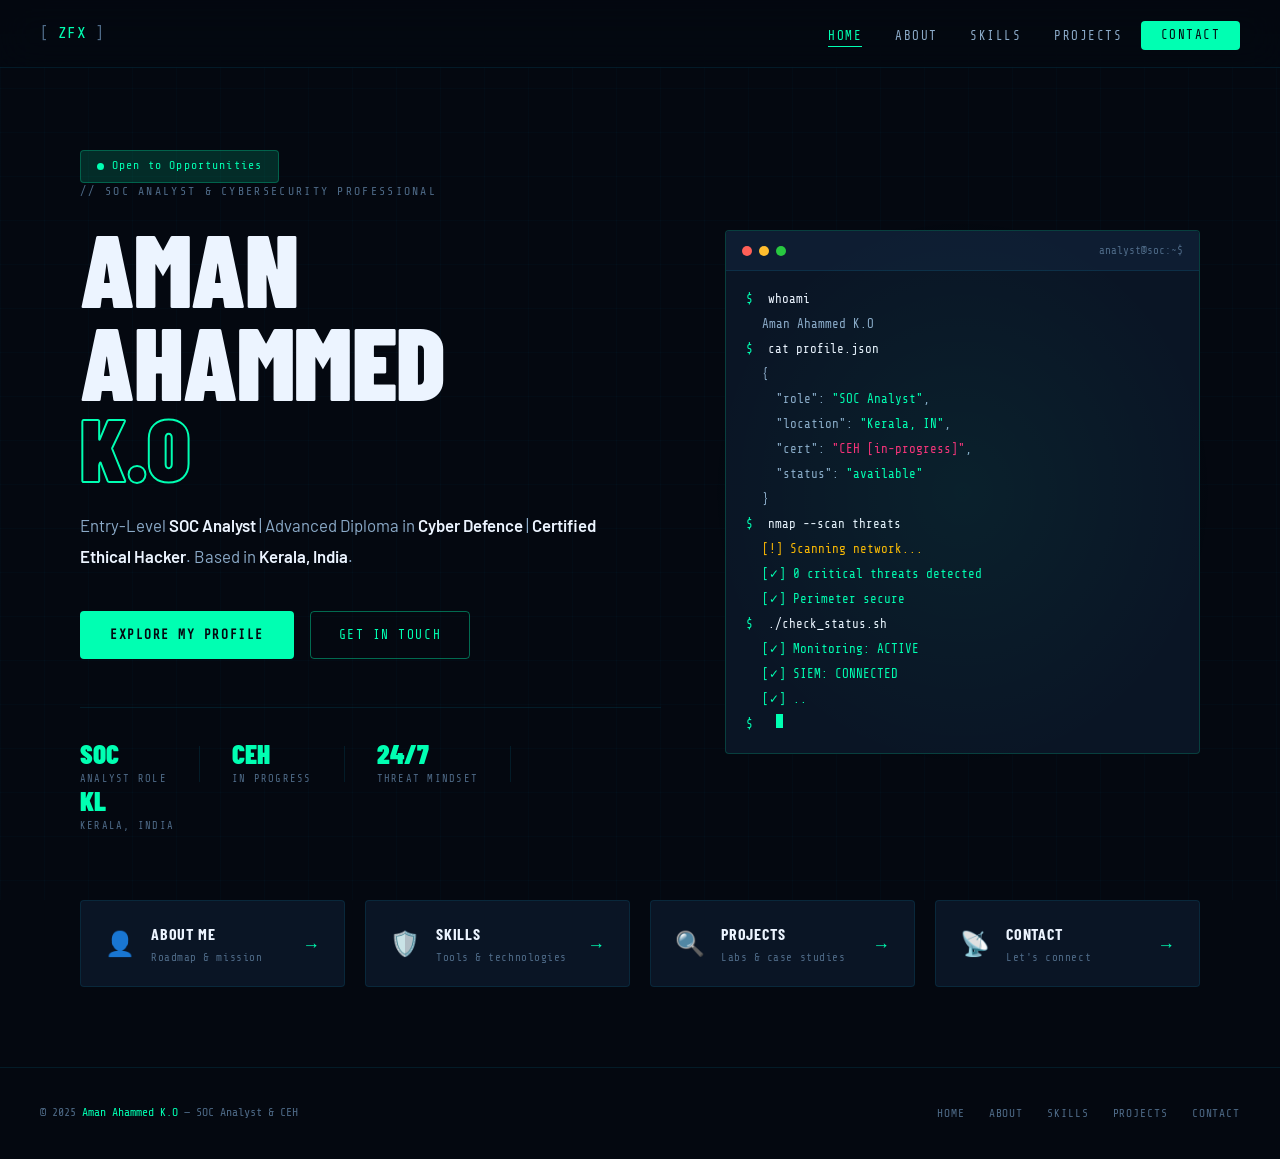
<file: index.html>
<!DOCTYPE html>
<html lang="en">
<head>
  <meta charset="UTF-8">
  <meta name="viewport" content="width=device-width, initial-scale=1.0">
  <meta name="description" content="Aman Ahammed K.O — Entry-Level SOC Analyst & Cybersecurity Professional based in Kerala, India.">
  <title>Aman Ahammed K.O — SOC Analyst</title>
  <link rel="stylesheet" href="css/style.css">
  <link rel="stylesheet" href="css/home.css">
</head>
<body>

  <!-- ═══ NAVBAR ═══ -->
  <nav class="navbar">
    <a href="index.html" class="nav-logo">
      <span class="bracket">[</span>ZFX<span class="bracket">]</span>
    </a>
    <ul class="nav-links">
      <li><a href="index.html" class="active">Home</a></li>
      <li><a href="pages/about.html">About</a></li>
      <li><a href="pages/skills.html">Skills</a></li>
      <li><a href="pages/projects.html">Projects</a></li>
      <li><a href="pages/contact.html" class="nav-cta">Contact</a></li>
    </ul>
    <button class="nav-toggle" aria-label="Toggle menu">
      <span></span><span></span><span></span>
    </button>
  </nav>

  <!-- Mobile Nav -->
  <div class="nav-mobile">
    <a href="index.html" class="active">Home</a>
    <a href="pages/about.html">About</a>
    <a href="pages/skills.html">Skills</a>
    <a href="pages/projects.html">Projects</a>
    <a href="pages/contact.html">Contact</a>
  </div>

  <!-- ═══ HERO ═══ -->
  <main class="page-wrapper">
    <section class="hero">
      <div class="container hero-inner">

        <!-- Left Content -->
        <div class="hero-content">
          <div class="status-badge reveal">
            <span class="pulse-dot"></span>
            Open to Opportunities
          </div>

          <p class="hero-eyebrow reveal reveal-delay-1">
            <span>// SOC ANALYST &amp; CYBERSECURITY PROFESSIONAL</span>
          </p>

          <h1 class="hero-title reveal reveal-delay-2">
            <span class="line-1">Aman</span>
            <span class="line-2">Ahammed</span>
            <span class="line-3">K.O</span>
          </h1>

          <p class="hero-desc reveal reveal-delay-3">
            Entry-Level <strong>SOC Analyst</strong> | Advanced Diploma in <strong>Cyber Defence</strong> | <strong>Certified Ethical Hacker</strong>.
            Based in <strong>Kerala, India</strong>.
          </p>

          <div class="hero-ctas reveal reveal-delay-4">
            <a href="pages/about.html" class="btn btn-primary">Explore My Profile</a>
            <a href="pages/contact.html" class="btn btn-ghost">Get In Touch</a>
          </div>

          <!-- Stats Strip -->
          <div class="hero-stats reveal">
            <div class="stat-item">
              <span class="stat-num">SOC</span>
              <span class="stat-label">Analyst Role</span>
            </div>
            <div class="stat-sep"></div>
            <div class="stat-item">
              <span class="stat-num">CEH</span>
              <span class="stat-label">In Progress</span>
            </div>
            <div class="stat-sep"></div>
            <div class="stat-item">
              <span class="stat-num">24/7</span>
              <span class="stat-label">Threat Mindset</span>
            </div>
            <div class="stat-sep"></div>
            <div class="stat-item">
              <span class="stat-num">KL</span>
              <span class="stat-label">Kerala, India</span>
            </div>
          </div>
        </div>

        <!-- Right — Terminal -->
        <div class="hero-terminal reveal reveal-delay-2">
          <div class="terminal">
            <div class="terminal-bar">
              <span class="t-dot"></span>
              <span class="t-dot"></span>
              <span class="t-dot"></span>
              <span class="terminal-label">analyst@soc:~$</span>
            </div>
            <div class="terminal-body">
              <div class="t-line"><span class="t-prompt">$</span><span class="t-cmd">&nbsp;whoami</span></div>
              <div class="t-out">Aman Ahammed K.O</div>

              <div class="t-line"><span class="t-prompt">$</span><span class="t-cmd">&nbsp;cat profile.json</span></div>
              <div class="t-out">{</div>
              <div class="t-out">&nbsp;&nbsp;"role":&nbsp;<span style="color:var(--neon)">"SOC Analyst"</span>,</div>
              <div class="t-out">&nbsp;&nbsp;"location":&nbsp;<span style="color:var(--neon)">"Kerala, IN"</span>,</div>
              <div class="t-out">&nbsp;&nbsp;"cert":&nbsp;<span style="color:var(--accent)">"CEH [in-progress]"</span>,</div>
              <div class="t-out">&nbsp;&nbsp;"status":&nbsp;<span style="color:var(--neon)">"available"</span></div>
              <div class="t-out">}</div>

              <div class="t-line"><span class="t-prompt">$</span><span class="t-cmd">&nbsp;nmap --scan threats</span></div>
              <div class="t-warn">[!] Scanning network...</div>
              <div class="t-ok">[✓] 0 critical threats detected</div>
              <div class="t-ok">[✓] Perimeter secure</div>

              <div class="t-line"><span class="t-prompt">$</span><span class="t-cmd">&nbsp;./check_status.sh</span></div>
              <div class="t-ok">[✓] Monitoring: ACTIVE</div>
              <div class="t-ok">[✓] SIEM: CONNECTED</div>
              <div class="t-ok">[✓] ..</div>

              <div class="t-line">
                <span class="t-prompt">$</span>
                <span class="t-cmd">&nbsp;</span>
                <span class="cursor-blink"></span>
              </div>
            </div>
          </div>
        </div>

      </div>
    </section>

    <!-- ═══ QUICK NAV CARDS ═══ -->
    <section class="section quick-nav">
      <div class="container">
        <div class="qnav-grid reveal">

          <a href="pages/about.html" class="qnav-card card">
            <div class="qnav-icon">👤</div>
            <div>
              <div class="qnav-title">About Me</div>
              <div class="qnav-sub">Roadmap &amp; mission</div>
            </div>
            <span class="qnav-arrow">→</span>
          </a>

          <a href="pages/skills.html" class="qnav-card card">
            <div class="qnav-icon">🛡️</div>
            <div>
              <div class="qnav-title">Skills</div>
              <div class="qnav-sub">Tools &amp; technologies</div>
            </div>
            <span class="qnav-arrow">→</span>
          </a>

          <a href="pages/projects.html" class="qnav-card card">
            <div class="qnav-icon">🔍</div>
            <div>
              <div class="qnav-title">Projects</div>
              <div class="qnav-sub">Labs &amp; case studies</div>
            </div>
            <span class="qnav-arrow">→</span>
          </a>

          <a href="pages/contact.html" class="qnav-card card">
            <div class="qnav-icon">📡</div>
            <div>
              <div class="qnav-title">Contact</div>
              <div class="qnav-sub">Let's connect</div>
            </div>
            <span class="qnav-arrow">→</span>
          </a>

        </div>
      </div>
    </section>

  </main>

  <!-- ═══ FOOTER ═══ -->
  <footer class="footer">
    <div class="footer-inner">
      <p>© 2025 <span>Aman Ahammed K.O</span> — SOC Analyst &amp; CEH</p>
      <nav class="footer-links">
        <a href="index.html">Home</a>
        <a href="pages/about.html">About</a>
        <a href="pages/skills.html">Skills</a>
        <a href="pages/projects.html">Projects</a>
        <a href="pages/contact.html">Contact</a>
      </nav>
    </div>
  </footer>

  <script src="js/main.js"></script>
</body>
</html>
</file>
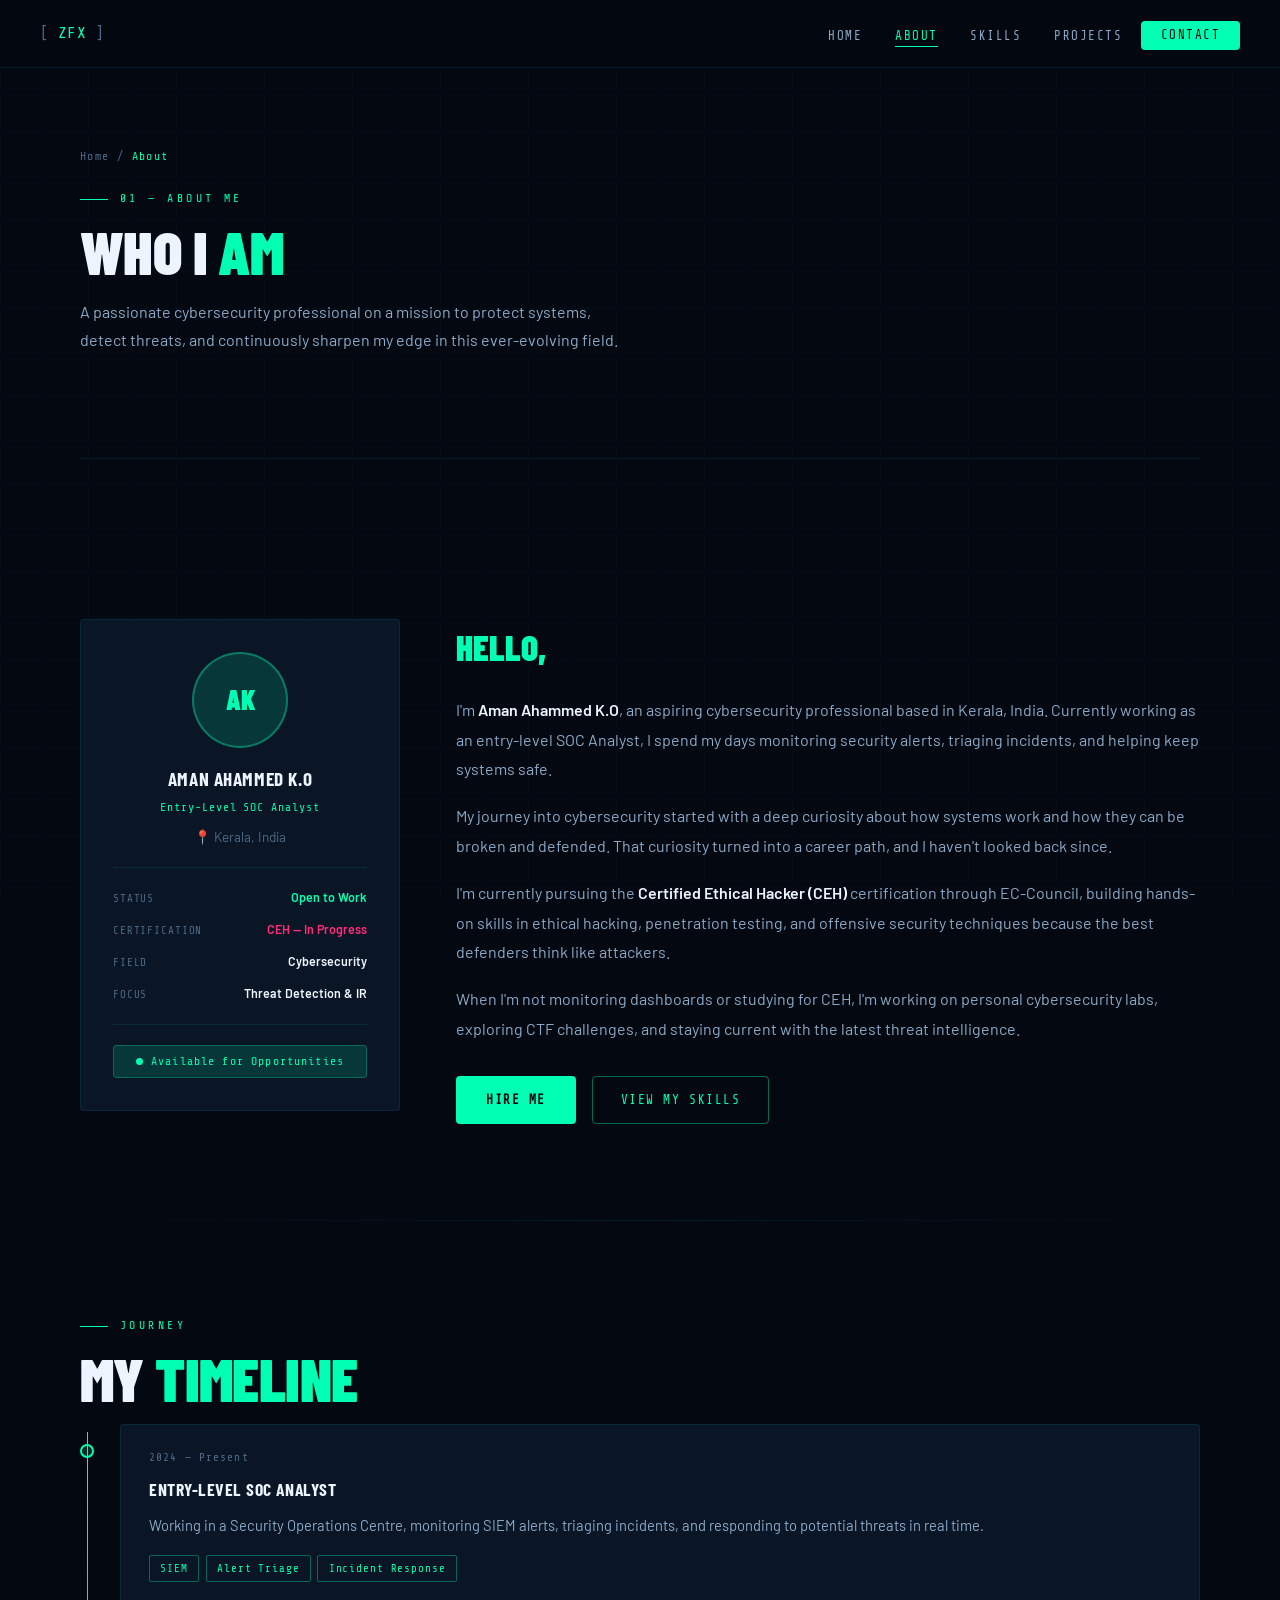
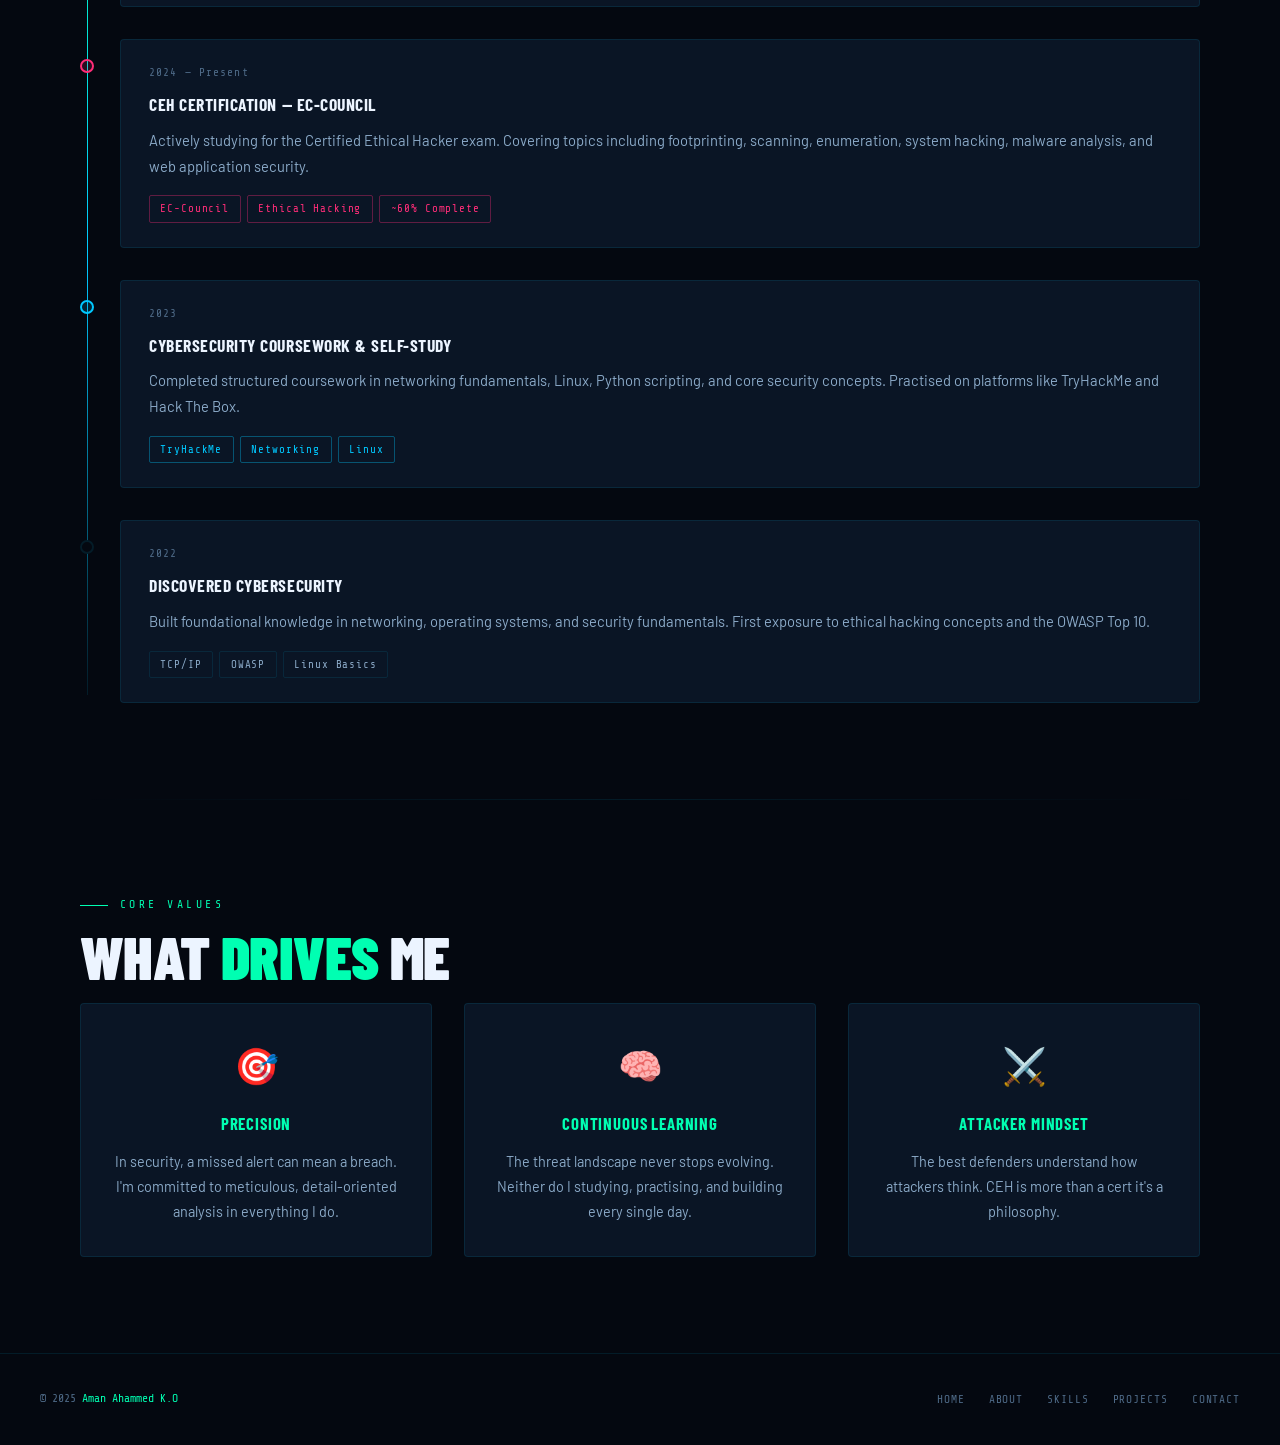
<file: pages/about.html>
<!DOCTYPE html>
<html lang="en">
<head>
  <meta charset="UTF-8">
  <meta name="viewport" content="width=device-width, initial-scale=1.0">
  <meta name="description" content="About Aman Ahammed K.O — Entry-Level SOC Analyst studying Cybersecurity and CEH in Kerala, India.">
  <title>About — Aman Ahammed K.O</title>
  <link rel="stylesheet" href="../css/style.css">
  <link rel="stylesheet" href="../css/about.css">
</head>
<body>

  <!-- ═══ NAVBAR ═══ -->
  <nav class="navbar">
    <a href="../index.html" class="nav-logo">
      <span class="bracket">[</span>ZFX<span class="bracket">]</span>
    </a>
    <ul class="nav-links">
      <li><a href="../index.html">Home</a></li>
      <li><a href="about.html" class="active">About</a></li>
      <li><a href="skills.html">Skills</a></li>
      <li><a href="projects.html">Projects</a></li>
      <li><a href="contact.html" class="nav-cta">Contact</a></li>
    </ul>
    <button class="nav-toggle" aria-label="Toggle menu">
      <span></span><span></span><span></span>
    </button>
  </nav>

  <div class="nav-mobile">
    <a href="../index.html">Home</a>
    <a href="about.html" class="active">About</a>
    <a href="skills.html">Skills</a>
    <a href="projects.html">Projects</a>
    <a href="contact.html">Contact</a>
  </div>

  <main class="page-wrapper">
    <div class="container">

      <!-- PAGE HERO -->
      <div class="page-hero reveal">
        <p class="breadcrumb"><a href="../index.html">Home</a> / <span>About</span></p>
        <div class="section-eyebrow">01 — About Me</div>
        <h1 class="section-title">Who I <span class="hl">Am</span></h1>
        <p class="section-subtitle">
          A passionate cybersecurity professional on a mission to protect systems, detect threats,
          and continuously sharpen my edge in this ever-evolving field.
        </p>
      </div>

      <!-- BIO + AVATAR -->
      <section class="section about-bio">
        <div class="bio-grid">
          <!-- Avatar / Identity Card -->
          <div class="identity-card reveal">
            <div class="id-avatar">
              <span>AK</span>
            </div>
            <div class="id-name">Aman Ahammed K.O</div>
            <div class="id-role">Entry-Level SOC Analyst</div>
            <div class="id-location">📍 Kerala, India</div>
            <div class="id-divider"></div>
            <div class="id-meta">
              <div class="id-meta-item">
                <span class="id-meta-label">Status</span>
                <span class="id-meta-val neon">Open to Work</span>
              </div>
              <div class="id-meta-item">
                <span class="id-meta-label">Certification</span>
                <span class="id-meta-val accent">CEH — In Progress</span>
              </div>
              <div class="id-meta-item">
                <span class="id-meta-label">Field</span>
                <span class="id-meta-val">Cybersecurity</span>
              </div>
              <div class="id-meta-item">
                <span class="id-meta-label">Focus</span>
                <span class="id-meta-val">Threat Detection &amp; IR</span>
              </div>
            </div>
            <div class="id-divider"></div>
            <div class="status-badge" style="width:100%; justify-content:center;">
              <span class="pulse-dot"></span>
              Available for Opportunities
            </div>
          </div>

          <!-- Bio Text -->
          <div class="bio-text reveal reveal-delay-1">
            <h2 class="bio-heading">Hello, </h2>
            <p>
              I'm <strong>Aman Ahammed K.O</strong>, an aspiring cybersecurity professional based in
              Kerala, India. Currently working as an entry-level SOC Analyst, I spend my days
              monitoring security alerts, triaging incidents, and helping keep systems safe.
            </p>
            <p>
              My journey into cybersecurity started with a deep curiosity about how systems work
              and how they can be broken and defended. That curiosity turned into a career path, and
              I haven't looked back since.
            </p>
            <p>
              I'm currently pursuing the <strong>Certified Ethical Hacker (CEH)</strong> certification
              through EC-Council, building hands-on skills in ethical hacking, penetration testing,
              and offensive security techniques because the best defenders think like attackers.
            </p>
            <p>
              When I'm not monitoring dashboards or studying for CEH, I'm working on personal
              cybersecurity labs, exploring CTF challenges, and staying current with the latest
              threat intelligence.
            </p>

            <div class="bio-ctas">
              <a href="contact.html" class="btn btn-primary">Hire Me</a>
              <a href="skills.html" class="btn btn-ghost">View My Skills</a>
            </div>
          </div>
        </div>
      </section>

      <div class="divider"></div>

      <!-- TIMELINE -->
      <section class="section">
        <div class="section-eyebrow">Journey</div>
        <h2 class="section-title">My <span class="hl">Timeline</span></h2>

        <div class="timeline reveal">

          <div class="tl-item">
            <div class="tl-marker neon"></div>
            <div class="tl-content card">
              <div class="tl-date">2024 — Present</div>
              <div class="tl-title">Entry-Level SOC Analyst</div>
              <div class="tl-body">
                Working in a Security Operations Centre, monitoring SIEM alerts,
                triaging incidents, and responding to potential threats in real time.
              </div>
              <div class="tl-tags">
                <span class="tag neon">SIEM</span>
                <span class="tag neon">Alert Triage</span>
                <span class="tag neon">Incident Response</span>
              </div>
            </div>
          </div>

          <div class="tl-item">
            <div class="tl-marker accent"></div>
            <div class="tl-content card">
              <div class="tl-date">2024 — Present</div>
              <div class="tl-title">CEH Certification — EC-Council</div>
              <div class="tl-body">
                Actively studying for the Certified Ethical Hacker exam.
                Covering topics including footprinting, scanning, enumeration,
                system hacking, malware analysis, and web application security.
              </div>
              <div class="tl-tags">
                <span class="tag accent">EC-Council</span>
                <span class="tag accent">Ethical Hacking</span>
                <span class="tag accent">~60% Complete</span>
              </div>
            </div>
          </div>

          <div class="tl-item">
            <div class="tl-marker blue"></div>
            <div class="tl-content card">
              <div class="tl-date">2023</div>
              <div class="tl-title">Cybersecurity Coursework &amp; Self-Study</div>
              <div class="tl-body">
                Completed structured coursework in networking fundamentals, Linux,
                Python scripting, and core security concepts. Practised on platforms
                like TryHackMe and Hack The Box.
              </div>
              <div class="tl-tags">
                <span class="tag blue">TryHackMe</span>
                <span class="tag blue">Networking</span>
                <span class="tag blue">Linux</span>
              </div>
            </div>
          </div>

          <div class="tl-item">
            <div class="tl-marker"></div>
            <div class="tl-content card">
              <div class="tl-date">2022</div>
              <div class="tl-title">Discovered Cybersecurity</div>
              <div class="tl-body">
                Built foundational knowledge in networking, operating systems,
                and security fundamentals. First exposure to ethical hacking
                concepts and the OWASP Top 10.
              </div>
              <div class="tl-tags">
                <span class="tag">TCP/IP</span>
                <span class="tag">OWASP</span>
                <span class="tag">Linux Basics</span>
              </div>
            </div>
          </div>

        </div>
      </section>

      <div class="divider"></div>

      <!-- VALUES -->
      <section class="section">
        <div class="section-eyebrow">Core Values</div>
        <h2 class="section-title">What <span class="hl">Drives</span> Me</h2>
        <div class="grid-3 reveal">

          <div class="value-card card">
            <div class="value-icon">🎯</div>
            <div class="value-title">Precision</div>
            <div class="value-desc">
              In security, a missed alert can mean a breach. I'm committed to meticulous,
              detail-oriented analysis in everything I do.
            </div>
          </div>

          <div class="value-card card reveal-delay-1">
            <div class="value-icon">🧠</div>
            <div class="value-title">Continuous Learning</div>
            <div class="value-desc">
              The threat landscape never stops evolving. Neither do I
              studying, practising, and building every single day.
            </div>
          </div>

          <div class="value-card card reveal-delay-2">
            <div class="value-icon">⚔️</div>
            <div class="value-title">Attacker Mindset</div>
            <div class="value-desc">
              The best defenders understand how attackers think.
              CEH is more than a cert it's a philosophy.
            </div>
          </div>

        </div>
      </section>

    </div>
  </main>

  <!-- FOOTER -->
  <footer class="footer">
    <div class="footer-inner">
      <p>© 2025 <span>Aman Ahammed K.O</span></p>
      <nav class="footer-links">
        <a href="../index.html">Home</a>
        <a href="about.html">About</a>
        <a href="skills.html">Skills</a>
        <a href="projects.html">Projects</a>
        <a href="contact.html">Contact</a>
      </nav>
    </div>
  </footer>

  <script src="../js/main.js"></script>
</body>
</html>
</file>
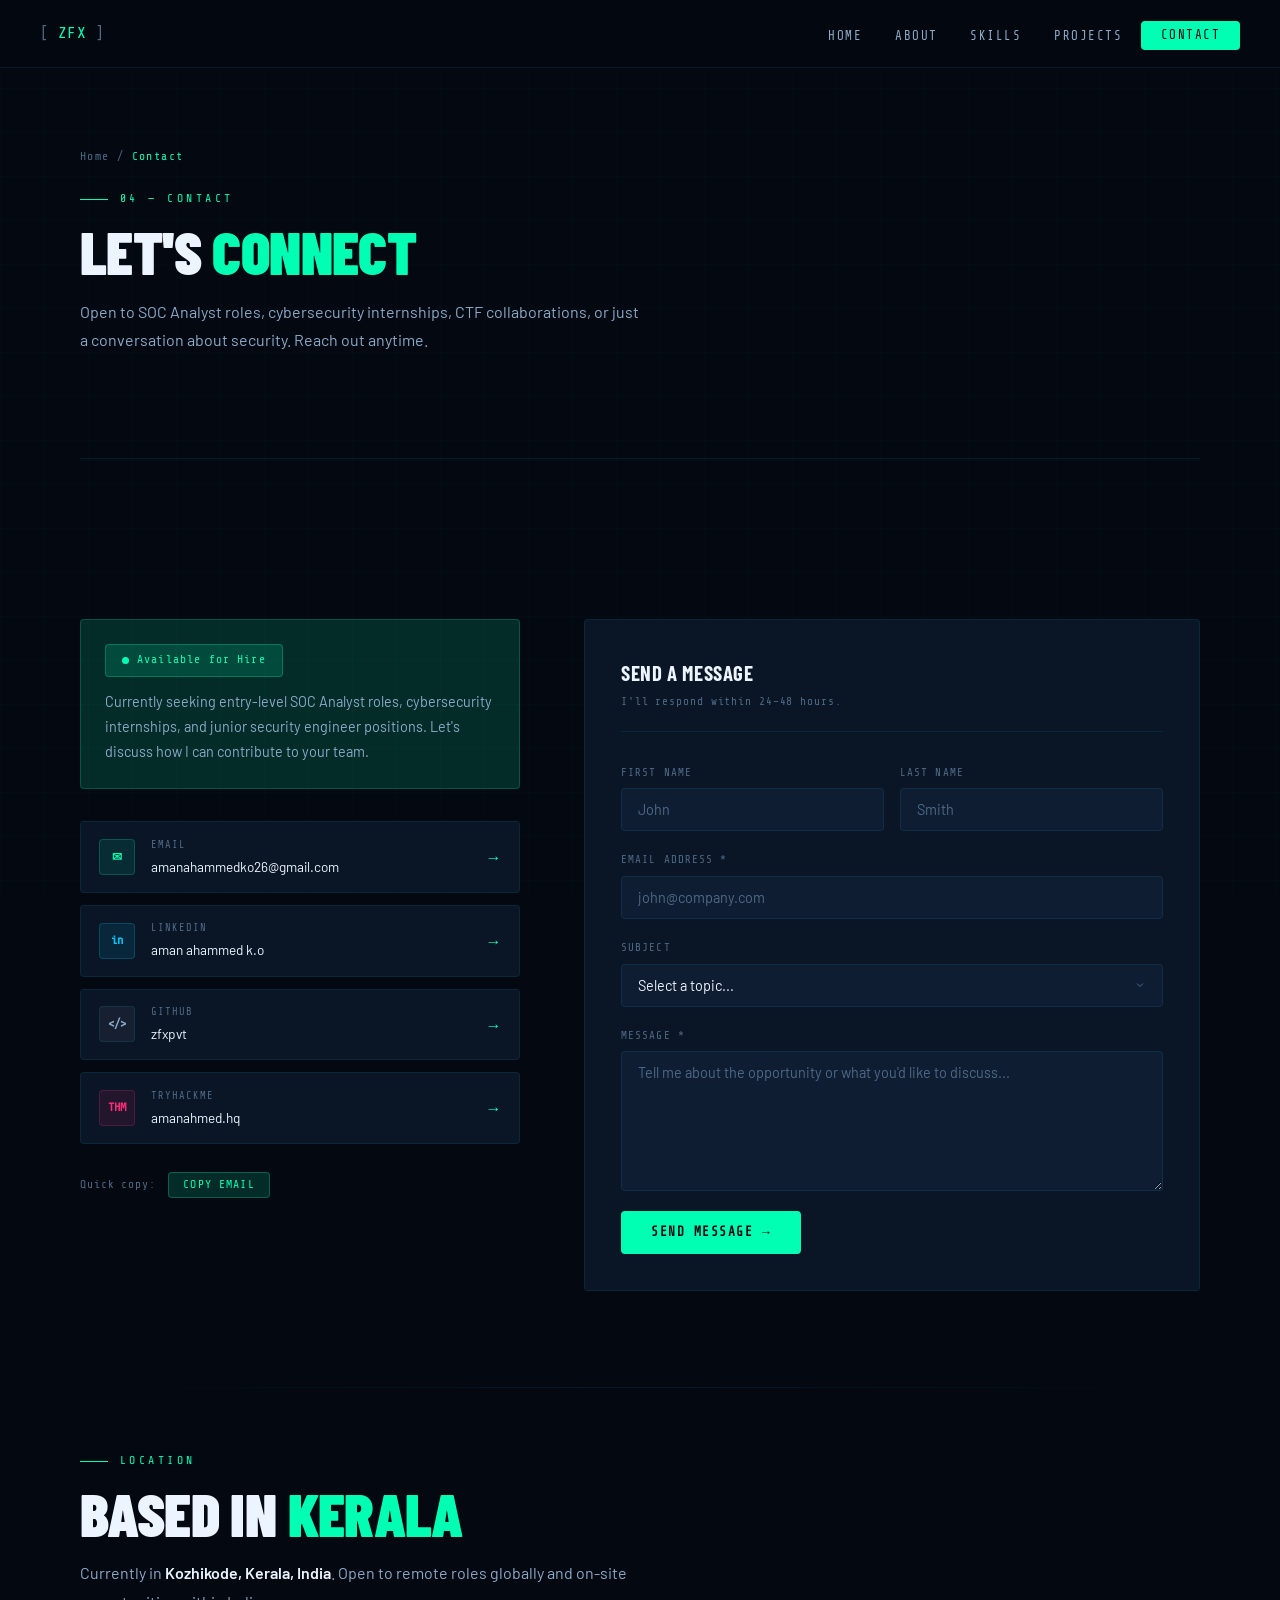
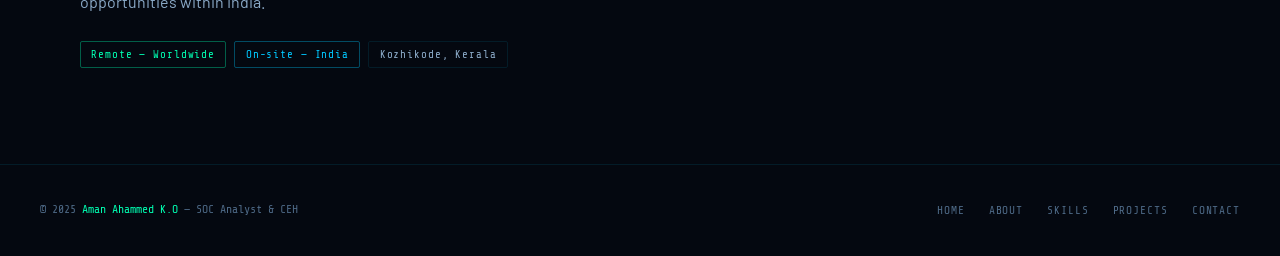
<file: pages/contact.html>
<!DOCTYPE html>
<html lang="en">
<head>
  <meta charset="UTF-8">
  <meta name="viewport" content="width=device-width, initial-scale=1.0">
  <meta name="description" content="Contact Aman Ahammed K.O — SOC Analyst open to opportunities in cybersecurity.">
  <title>Contact — Aman Ahammed K.O</title>
  <link rel="stylesheet" href="../css/style.css">
  <link rel="stylesheet" href="../css/contact.css">
</head>
<body>

  <!-- ═══ NAVBAR ═══ -->
  <nav class="navbar">
    <a href="../index.html" class="nav-logo">
      <span class="bracket">[</span>ZFX<span class="bracket">]</span>
    </a>
    <ul class="nav-links">
      <li><a href="../index.html">Home</a></li>
      <li><a href="about.html">About</a></li>
      <li><a href="skills.html">Skills</a></li>
      <li><a href="projects.html">Projects</a></li>
      <li><a href="contact.html" class="active nav-cta">Contact</a></li>
    </ul>
    <button class="nav-toggle" aria-label="Toggle menu">
      <span></span><span></span><span></span>
    </button>
  </nav>

  <div class="nav-mobile">
    <a href="../index.html">Home</a>
    <a href="about.html">About</a>
    <a href="skills.html">Skills</a>
    <a href="projects.html">Projects</a>
    <a href="contact.html" class="active">Contact</a>
  </div>

  <main class="page-wrapper">
    <div class="container">

      <!-- PAGE HERO -->
      <div class="page-hero reveal">
        <p class="breadcrumb"><a href="../index.html">Home</a> / <span>Contact</span></p>
        <div class="section-eyebrow">04 — Contact</div>
        <h1 class="section-title">Let's <span class="hl">Connect</span></h1>
        <p class="section-subtitle">
          Open to SOC Analyst roles, cybersecurity internships, CTF collaborations,
          or just a conversation about security. Reach out anytime.
        </p>
      </div>

      <!-- CONTACT LAYOUT -->
      <section class="section contact-section">
        <div class="contact-layout">

          <!-- Left: Info -->
          <div class="contact-info reveal">

            <div class="availability-card">
              <div class="av-header">
                <span class="status-badge">
                  <span class="pulse-dot"></span>
                  Available for Hire
                </span>
              </div>
              <p class="av-desc">
                Currently seeking entry-level SOC Analyst roles, cybersecurity internships,
                and junior security engineer positions. Let's discuss how I can contribute to
                your team.
              </p>
            </div>

            <div class="contact-channels">

              <a href="mailto:amanahammedko26@gmail.com" class="channel-item">
                <div class="channel-icon neon-icon">✉</div>
                <div class="channel-body">
                  <div class="channel-label">Email</div>
                  <div class="channel-val">amanahammedko26@gmail.com</div>
                </div>
                <span class="channel-arrow">→</span>
              </a>

              <a href="https://www.linkedin.com/in/amanahammedko" target="_blank" class="channel-item">
                <div class="channel-icon blue-icon">in</div>
                <div class="channel-body">
                  <div class="channel-label">LinkedIn</div>
                  <div class="channel-val">aman ahammed k.o</div>
                </div>
                <span class="channel-arrow">→</span>
              </a>

              <a href="https://github.com/zfxpvt" target="_blank" class="channel-item">
                <div class="channel-icon muted-icon">&lt;/&gt;</div>
                <div class="channel-body">
                  <div class="channel-label">GitHub</div>
                  <div class="channel-val">zfxpvt</div>
                </div>
                <span class="channel-arrow">→</span>
              </a>

              <a href="https://tryhackme.com/p/amanahmed.hq" target="_blank" class="channel-item">
                <div class="channel-icon accent-icon">THM</div>
                <div class="channel-body">
                  <div class="channel-label">TryHackMe</div>
                  <div class="channel-val">amanahmed.hq</div>
                </div>
                <span class="channel-arrow">→</span>
              </a>

            </div>

            <!-- Copy Email -->
            <div class="copy-wrap">
              <span class="copy-label">Quick copy:</span>
              <button class="copy-btn" id="copyEmail" data-email="amanahammedko26@gmail.com">Copy Email</button>
            </div>

          </div>

          <!-- Right: Form -->
          <div class="contact-form-wrap reveal reveal-delay-1">
            <div class="form-card card">
              <div class="form-header">
                <div class="form-title">Send a Message</div>
                <div class="form-subtitle">I'll respond within 24–48 hours.</div>
              </div>

              <form id="contactForm" class="contact-form" novalidate>
                <div class="form-row">
                  <div class="form-group">
                    <label class="form-label" for="fname">First Name</label>
                    <input type="text" id="fname" name="fname" class="form-input" placeholder="John" required>
                  </div>
                  <div class="form-group">
                    <label class="form-label" for="lname">Last Name</label>
                    <input type="text" id="lname" name="lname" class="form-input" placeholder="Smith">
                  </div>
                </div>

                <div class="form-group">
                  <label class="form-label" for="email">Email Address *</label>
                  <input type="email" id="email" name="email" class="form-input" placeholder="john@company.com" required>
                </div>

                <div class="form-group">
                  <label class="form-label" for="subject">Subject</label>
                  <select id="subject" name="subject" class="form-input form-select">
                    <option value="">Select a topic...</option>
                    <option value="job">Job / Internship Opportunity</option>
                    <option value="ctf">CTF Collaboration</option>
                    <option value="collab">Project Collaboration</option>
                    <option value="general">General Enquiry</option>
                  </select>
                </div>

                <div class="form-group">
                  <label class="form-label" for="message">Message *</label>
                  <textarea id="message" name="message" class="form-input form-textarea" placeholder="Tell me about the opportunity or what you'd like to discuss..." required></textarea>
                </div>

                <button type="submit" class="btn btn-primary form-submit">Send Message →</button>
              </form>
            </div>
          </div>

        </div>
      </section>

      <!-- LOCATION -->
      <section class="section location-section">
        <div class="divider" style="margin-bottom: 4rem;"></div>
        <div class="location-block reveal">
          <div class="section-eyebrow">Location</div>
          <h2 class="section-title">Based in <span class="hl">Kerala</span></h2>
          <p class="location-desc">
            Currently in <strong>Kozhikode, Kerala, India</strong>.
            Open to remote roles globally and on-site opportunities within India.
          </p>
          <div class="location-tags">
            <span class="tag neon">Remote — Worldwide</span>
            <span class="tag blue">On-site — India</span>
            <span class="tag">Kozhikode, Kerala</span>
          </div>
        </div>
      </section>

    </div>
  </main>

  <footer class="footer">
    <div class="footer-inner">
      <p>© 2025 <span>Aman Ahammed K.O</span> — SOC Analyst &amp; CEH</p>
      <nav class="footer-links">
        <a href="../index.html">Home</a>
        <a href="about.html">About</a>
        <a href="skills.html">Skills</a>
        <a href="projects.html">Projects</a>
        <a href="contact.html">Contact</a>
      </nav>
    </div>
  </footer>

  <script src="../js/main.js"></script>
</body>
</html>
</file>
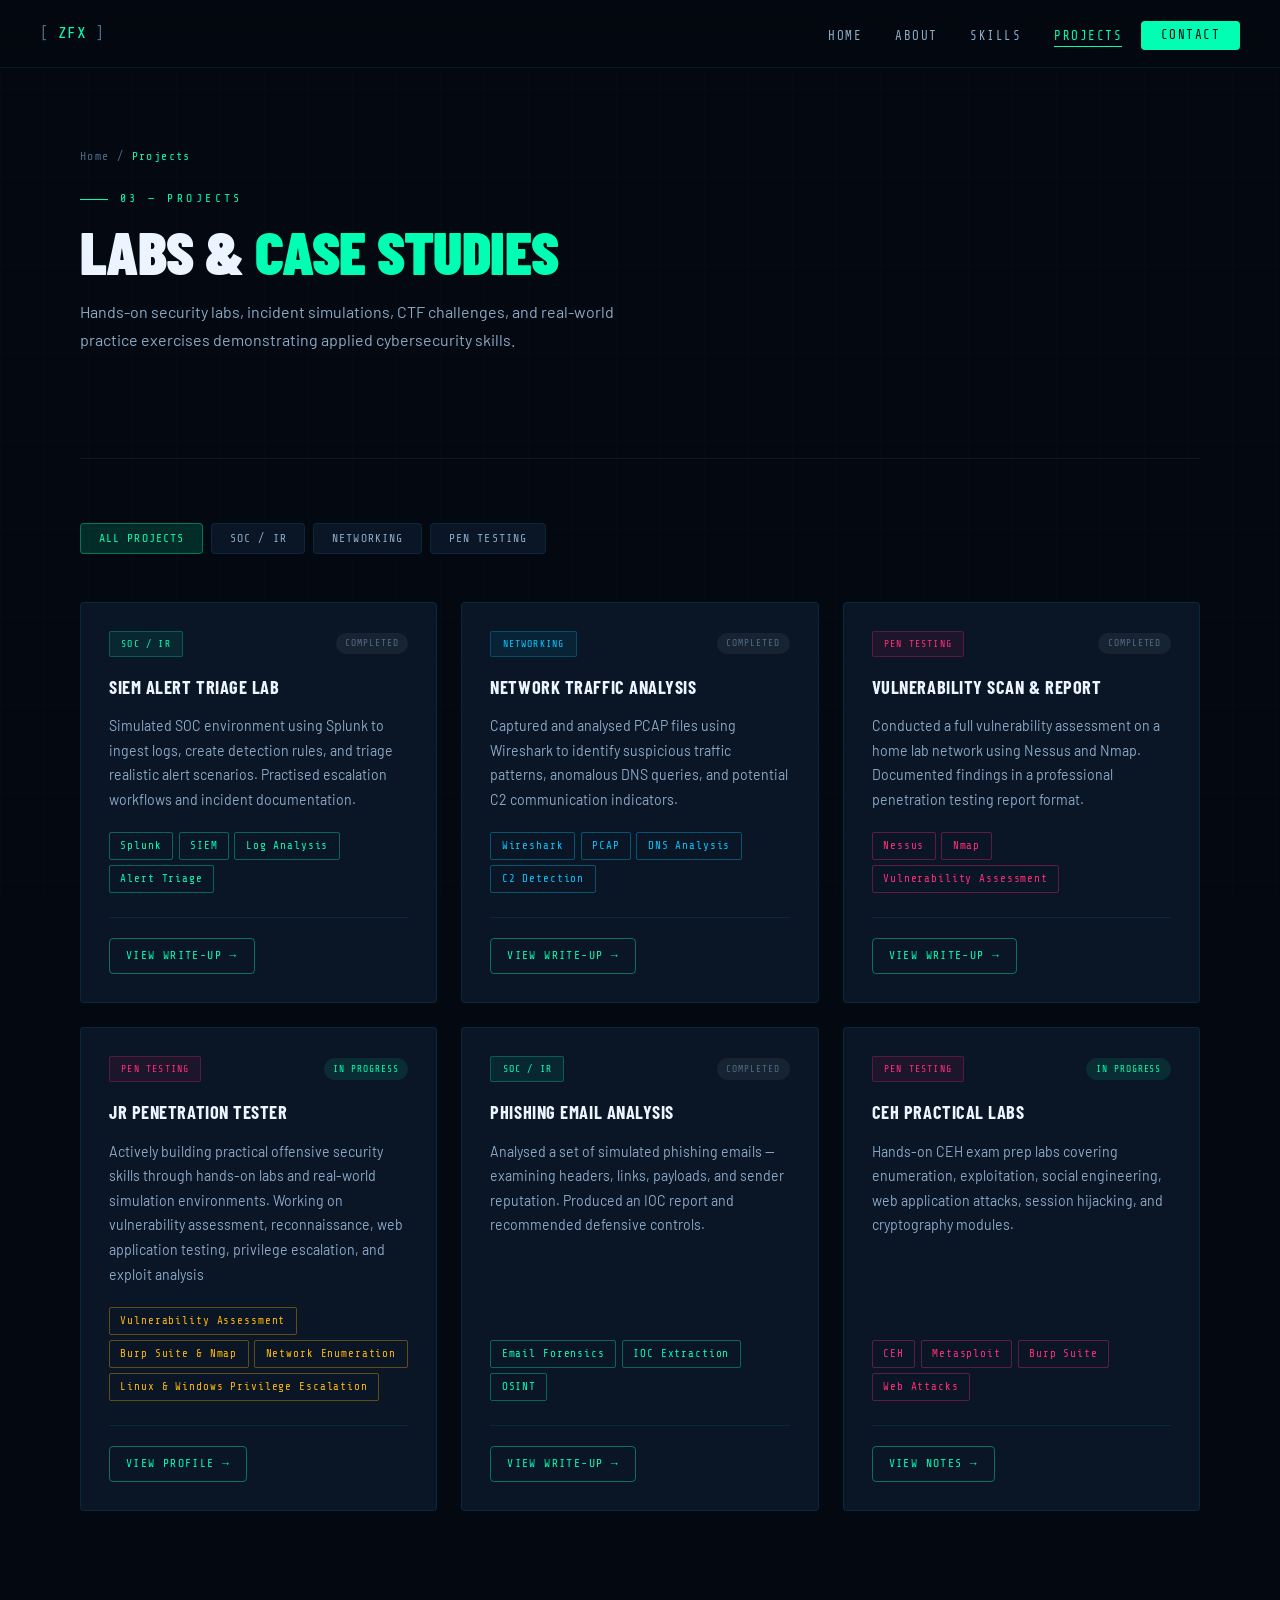
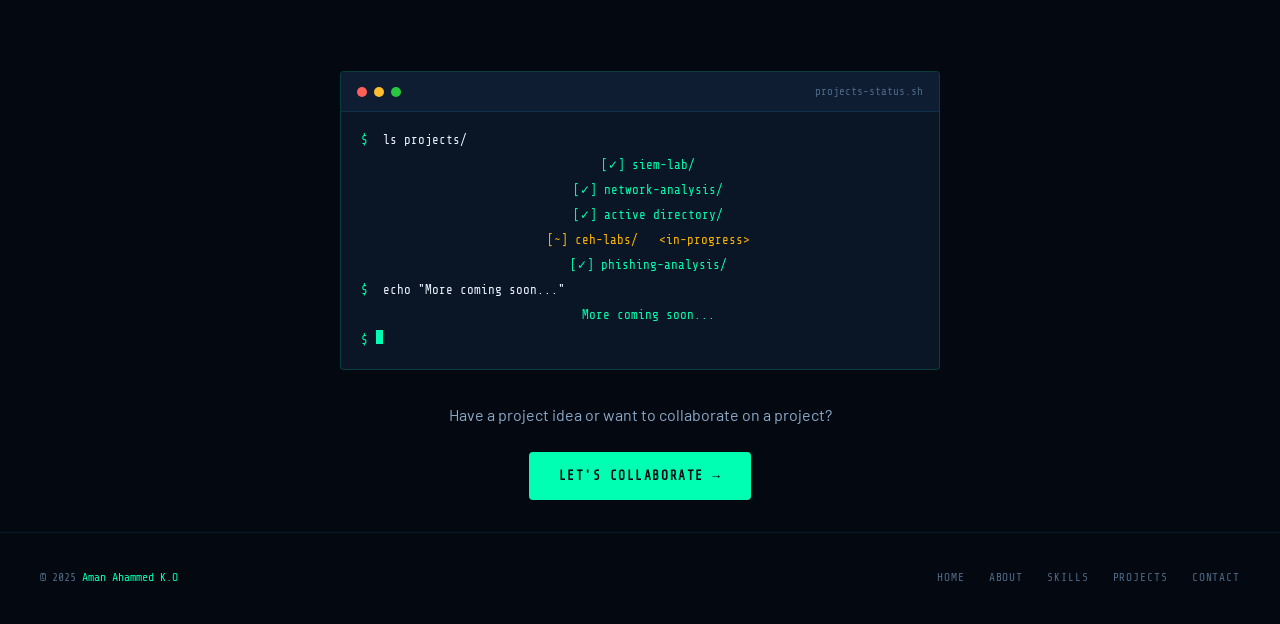
<file: pages/projects.html>
<!DOCTYPE html>
<html lang="en">
<head>
  <meta charset="UTF-8">
  <meta name="viewport" content="width=device-width, initial-scale=1.0">
  <meta name="description" content="Projects and labs by Aman Ahammed K.O — SOC case studies, CTF writeups, and cybersecurity projects.">
  <title>Projects — Aman Ahammed K.O</title>
  <link rel="stylesheet" href="../css/style.css">
  <link rel="stylesheet" href="../css/projects.css">
</head>
<body>

  <!-- ═══ NAVBAR ═══ -->
  <nav class="navbar">
    <a href="../index.html" class="nav-logo">
      <span class="bracket">[</span>ZFX<span class="bracket">]</span>
    </a>
    <ul class="nav-links">
      <li><a href="../index.html">Home</a></li>
      <li><a href="about.html">About</a></li>
      <li><a href="skills.html">Skills</a></li>
      <li><a href="projects.html" class="active">Projects</a></li>
      <li><a href="contact.html" class="nav-cta">Contact</a></li>
    </ul>
    <button class="nav-toggle" aria-label="Toggle menu">
      <span></span><span></span><span></span>
    </button>
  </nav>

  <div class="nav-mobile">
    <a href="../index.html">Home</a>
    <a href="about.html">About</a>
    <a href="skills.html">Skills</a>
    <a href="projects.html" class="active">Projects</a>
    <a href="contact.html">Contact</a>
  </div>

  <main class="page-wrapper">
    <div class="container">

      <!-- PAGE HERO -->
      <div class="page-hero reveal">
        <p class="breadcrumb"><a href="../index.html">Home</a> / <span>Projects</span></p>
        <div class="section-eyebrow">03 — Projects</div>
        <h1 class="section-title">Labs &amp; <span class="hl">Case Studies</span></h1>
        <p class="section-subtitle">
          Hands-on security labs, incident simulations, CTF challenges, and real-world
          practice exercises demonstrating applied cybersecurity skills.
        </p>
      </div>

      <!-- FILTER BAR -->
      <div class="filter-bar reveal">
        <button class="filter-btn active" data-filter="all">All Projects</button>
        <button class="filter-btn" data-filter="soc">SOC / IR</button>
        <button class="filter-btn" data-filter="network">Networking</button>
        <button class="filter-btn" data-filter="pentest">Pen Testing</button>
      </div>

      <!-- PROJECTS GRID -->
      <section class="section projects-section">
        <div class="projects-grid">

          <!-- Project 1 -->
          <div class="project-card card" data-category="soc">
            <div class="proj-top">
              <div class="proj-type-badge soc-badge">SOC / IR</div>
              <div class="proj-status done-badge">Completed</div>
            </div>
            <div class="proj-title">SIEM Alert Triage Lab</div>
            <div class="proj-desc">
              Simulated SOC environment using Splunk to ingest logs, create detection rules,
              and triage realistic alert scenarios. Practised escalation workflows and
              incident documentation.
            </div>
            <div class="proj-tags">
              <span class="tag neon">Splunk</span>
              <span class="tag neon">SIEM</span>
              <span class="tag neon">Log Analysis</span>
              <span class="tag neon">Alert Triage</span>
            </div>
            <div class="proj-footer">
              <a href="#" class="btn btn-ghost proj-btn">View Write-up →</a>
            </div>
          </div>

          <!-- Project 2 -->
          <div class="project-card card" data-category="network">
            <div class="proj-top">
              <div class="proj-type-badge net-badge">Networking</div>
              <div class="proj-status done-badge">Completed</div>
            </div>
            <div class="proj-title">Network Traffic Analysis</div>
            <div class="proj-desc">
              Captured and analysed PCAP files using Wireshark to identify suspicious traffic
              patterns, anomalous DNS queries, and potential C2 communication indicators.
            </div>
            <div class="proj-tags">
              <span class="tag blue">Wireshark</span>
              <span class="tag blue">PCAP</span>
              <span class="tag blue">DNS Analysis</span>
              <span class="tag blue">C2 Detection</span>
            </div>
            <div class="proj-footer">
              <a href="#" class="btn btn-ghost proj-btn">View Write-up →</a>
            </div>
          </div>

          <!-- Project 3 -->
          <div class="project-card card" data-category="pentest">
            <div class="proj-top">
              <div class="proj-type-badge pen-badge">Pen Testing</div>
              <div class="proj-status done-badge">Completed</div>
            </div>
            <div class="proj-title">Vulnerability Scan &amp; Report</div>
            <div class="proj-desc">
              Conducted a full vulnerability assessment on a home lab network using Nessus
              and Nmap. Documented findings in a professional penetration testing report format.
            </div>
            <div class="proj-tags">
              <span class="tag accent">Nessus</span>
              <span class="tag accent">Nmap</span>
              <span class="tag accent">Vulnerability Assessment</span>
            </div>
            <div class="proj-footer">
              <a href="#" class="btn btn-ghost proj-btn">View Write-up →</a>
            </div>
          </div>

          <!-- Project 4 -->
          <div class="project-card card" data-category="pentest">
            <div class="proj-top">
              <div class="proj-type-badge pen-badge">Pen Testing</div>
              <div class="proj-status active-badge">In Progress</div>
            </div>
            <div class="proj-title">Jr Penetration Tester</div>
            <div class="proj-desc">
              Actively building practical offensive security skills through hands-on labs and real-world simulation environments.
              Working on vulnerability assessment, reconnaissance, web application testing, privilege escalation, and exploit analysis
            </div>
            <div class="proj-tags">
              <span class="tag amber">Vulnerability Assessment</span>
              <span class="tag amber">Burp Suite & Nmap</span>
              <span class="tag amber">Network Enumeration</span>
              <span class="tag amber">Linux & Windows Privilege Escalation</span>
            </div>
            <div class="proj-footer">
              <a href="https://tryhackme.com" target="_blank" class="btn btn-ghost proj-btn">View Profile →</a>
            </div>
          </div>

          <!-- Project 5 -->
          <div class="project-card card" data-category="soc">
            <div class="proj-top">
              <div class="proj-type-badge soc-badge">SOC / IR</div>
              <div class="proj-status done-badge">Completed</div>
            </div>
            <div class="proj-title">Phishing Email Analysis</div>
            <div class="proj-desc">
              Analysed a set of simulated phishing emails — examining headers, links,
              payloads, and sender reputation. Produced an IOC report and recommended
              defensive controls.
            </div>
            <div class="proj-tags">
              <span class="tag neon">Email Forensics</span>
              <span class="tag neon">IOC Extraction</span>
              <span class="tag neon">OSINT</span>
            </div>
            <div class="proj-footer">
              <a href="#" class="btn btn-ghost proj-btn">View Write-up →</a>
            </div>
          </div>

          <!-- Project 6 -->
          <div class="project-card card" data-category="pentest">
            <div class="proj-top">
              <div class="proj-type-badge pen-badge">Pen Testing</div>
              <div class="proj-status active-badge">In Progress</div>
            </div>
            <div class="proj-title">CEH Practical Labs</div>
            <div class="proj-desc">
              Hands-on CEH exam prep labs covering enumeration, exploitation,
              social engineering, web application attacks, session hijacking,
              and cryptography modules.
            </div>
            <div class="proj-tags">
              <span class="tag accent">CEH</span>
              <span class="tag accent">Metasploit</span>
              <span class="tag accent">Burp Suite</span>
              <span class="tag accent">Web Attacks</span>
            </div>
            <div class="proj-footer">
              <a href="#" class="btn btn-ghost proj-btn">View Notes →</a>
            </div>
          </div>

        </div>
      </section>

      <!-- CTA -->
      <div class="proj-cta-block reveal">
        <div class="terminal" style="max-width:600px; margin: 0 auto 2rem;">
          <div class="terminal-bar">
            <span class="t-dot"></span><span class="t-dot"></span><span class="t-dot"></span>
            <span class="terminal-label">projects-status.sh</span>
          </div>
          <div class="terminal-body">
            <div class="t-line"><span class="t-prompt">$</span><span class="t-cmd">&nbsp;ls projects/</span></div>
            <div class="t-ok">[✓] siem-lab/</div>
            <div class="t-ok">[✓] network-analysis/</div>
            <div class="t-ok">[✓] active directory/</div>
            <div class="t-warn">[~] ceh-labs/  &nbsp; &lt;in-progress&gt;</div>
            <div class="t-ok">[✓] phishing-analysis/</div>
            <div class="t-line"><span class="t-prompt">$</span><span class="t-cmd">&nbsp;echo "More coming soon..."</span></div>
            <div class="t-ok">More coming soon...</div>
            <div class="t-line"><span class="t-prompt">$</span><span class="cursor-blink"></span></div>
          </div>
        </div>
        <p>Have a project idea or want to collaborate on a project?</p>
        <a href="contact.html" class="btn btn-primary">Let's Collaborate →</a>
      </div>

    </div>
  </main>

  <footer class="footer">
    <div class="footer-inner">
      <p>© 2025 <span>Aman Ahammed K.O</span></p>
      <nav class="footer-links">
        <a href="../index.html">Home</a>
        <a href="about.html">About</a>
        <a href="skills.html">Skills</a>
        <a href="projects.html">Projects</a>
        <a href="contact.html">Contact</a>
      </nav>
    </div>
  </footer>

  <script src="../js/main.js"></script>
</body>
</html>
</file>
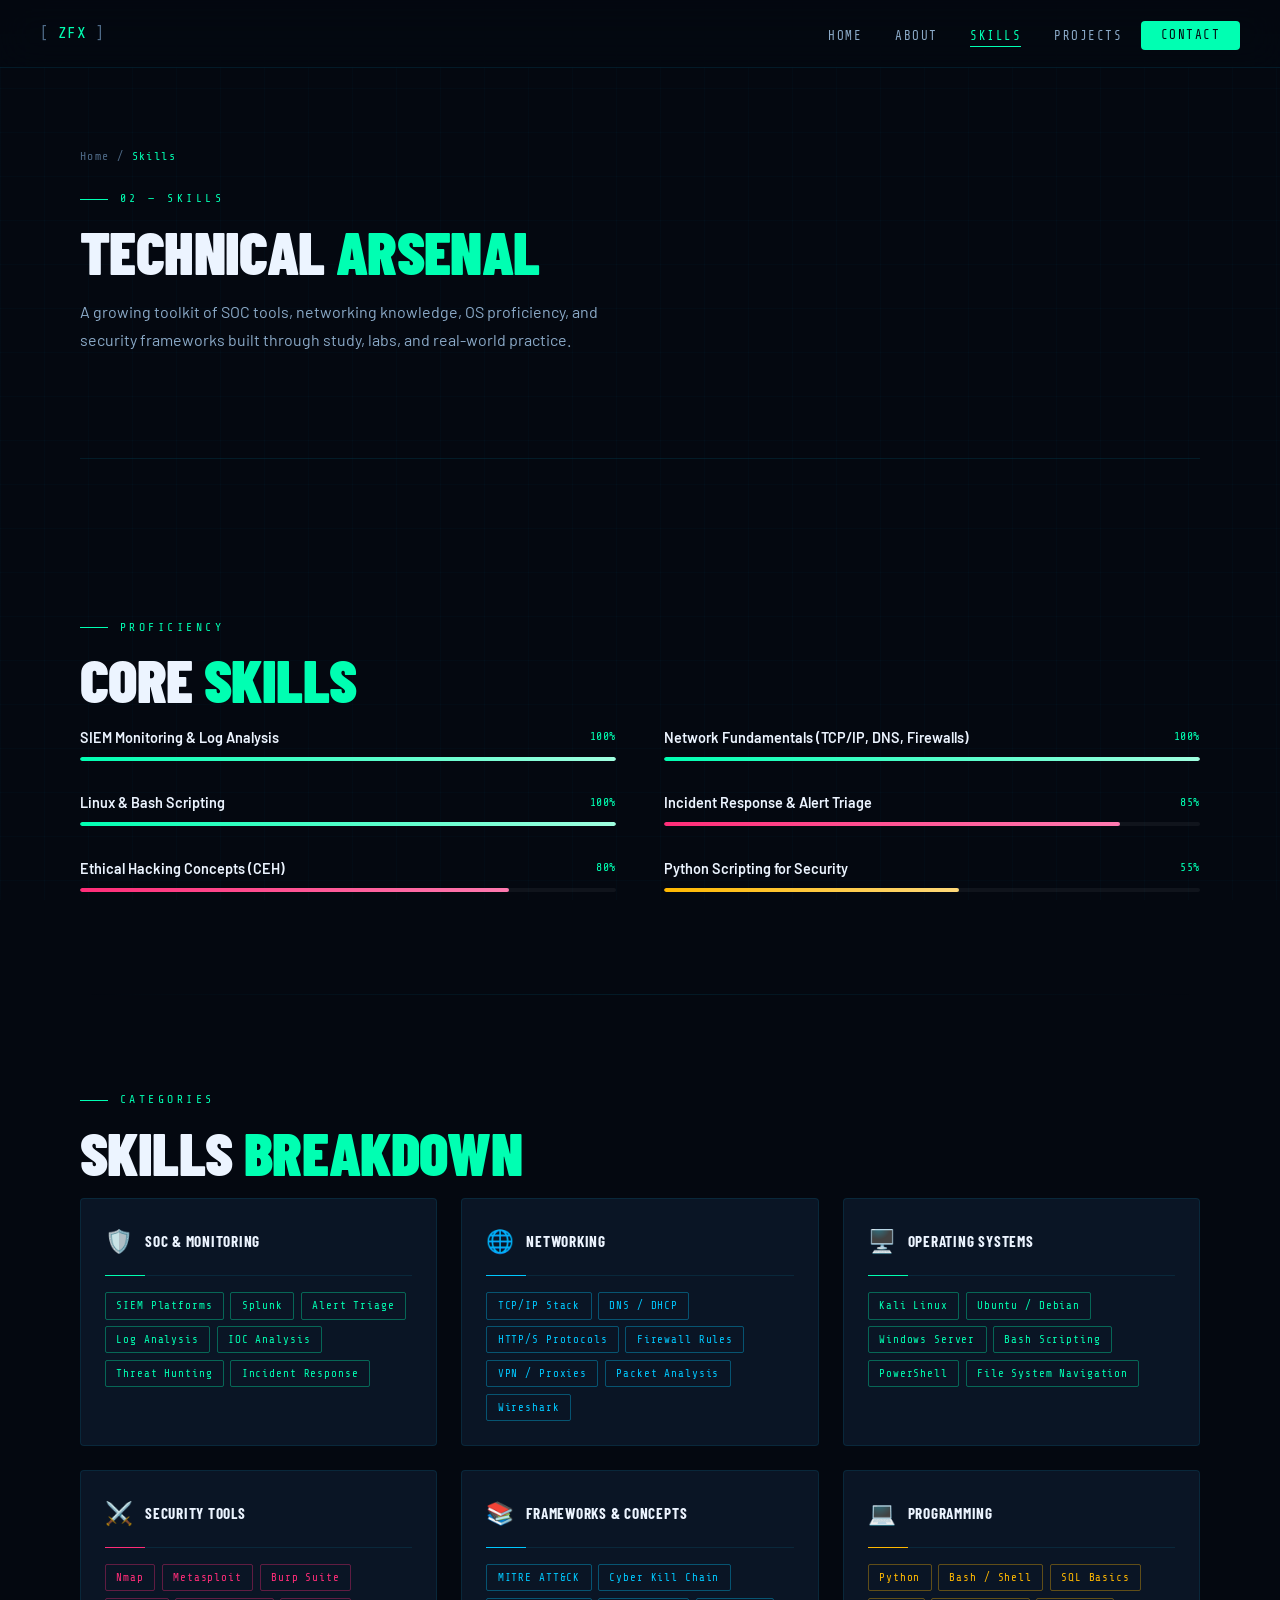
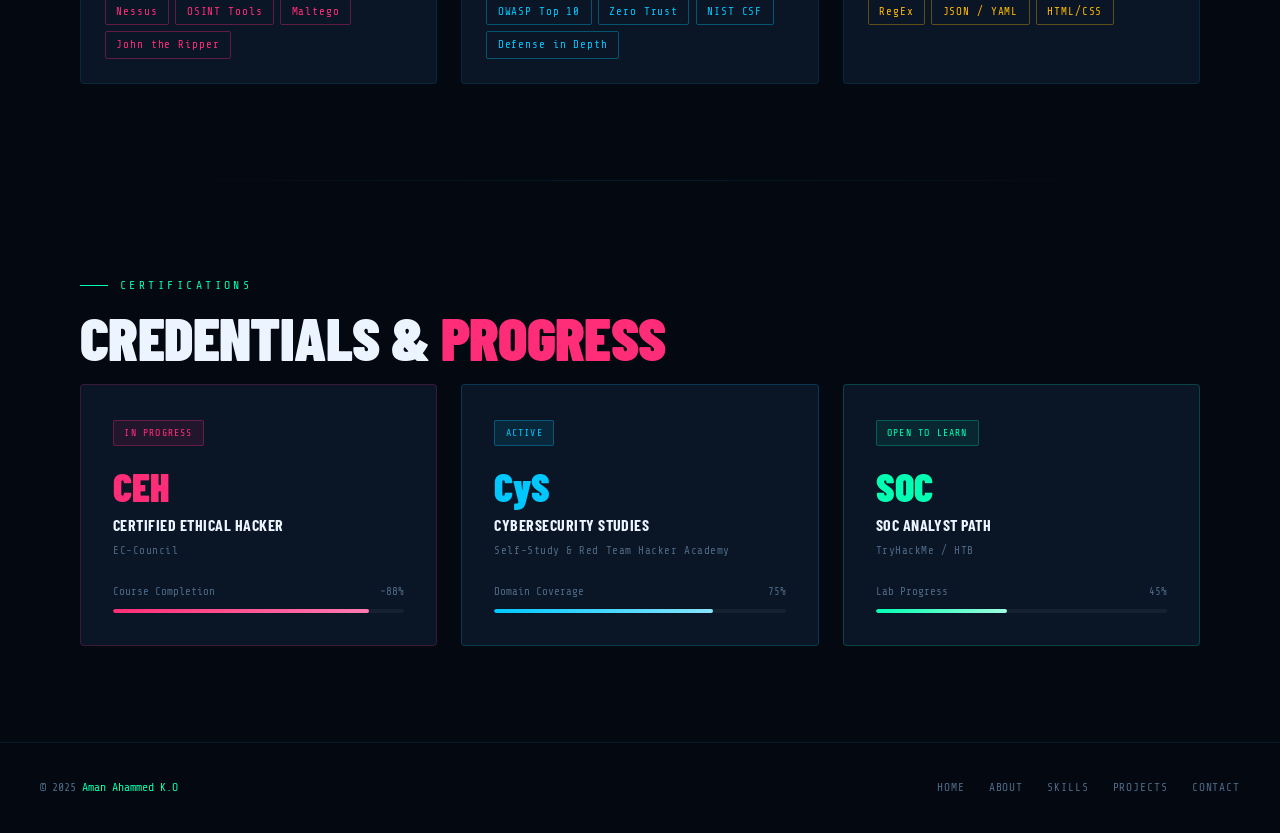
<file: pages/skills.html>
<!DOCTYPE html>
<html lang="en">
<head>
  <meta charset="UTF-8">
  <meta name="viewport" content="width=device-width, initial-scale=1.0">
  <meta name="description" content="Skills of Aman Ahammed K.O — SOC tools, networking, OS, security frameworks, and more.">
  <title>Skills — Aman Ahammed K.O</title>
  <link rel="stylesheet" href="../css/style.css">
  <link rel="stylesheet" href="../css/skills.css">
</head>
<body>

  <!-- ═══ NAVBAR ═══ -->
  <nav class="navbar">
    <a href="../index.html" class="nav-logo">
      <span class="bracket">[</span>ZFX<span class="bracket">]</span>
    </a>
    <ul class="nav-links">
      <li><a href="../index.html">Home</a></li>
      <li><a href="about.html">About</a></li>
      <li><a href="skills.html" class="active">Skills</a></li>
      <li><a href="projects.html">Projects</a></li>
      <li><a href="contact.html" class="nav-cta">Contact</a></li>
    </ul>
    <button class="nav-toggle" aria-label="Toggle menu">
      <span></span><span></span><span></span>
    </button>
  </nav>

  <div class="nav-mobile">
    <a href="../index.html">Home</a>
    <a href="about.html">About</a>
    <a href="skills.html" class="active">Skills</a>
    <a href="projects.html">Projects</a>
    <a href="contact.html">Contact</a>
  </div>

  <main class="page-wrapper">
    <div class="container">

      <!-- PAGE HERO -->
      <div class="page-hero reveal">
        <p class="breadcrumb"><a href="../index.html">Home</a> / <span>Skills</span></p>
        <div class="section-eyebrow">02 — Skills</div>
        <h1 class="section-title">Technical <span class="hl">Arsenal</span></h1>
        <p class="section-subtitle">
          A growing toolkit of SOC tools, networking knowledge, OS proficiency,
          and security frameworks built through study, labs, and real-world practice.
        </p>
      </div>

      <!-- CORE PROFICIENCIES -->
      <section class="section">
        <div class="section-eyebrow">Proficiency</div>
        <h2 class="section-title">Core <span class="hl">Skills</span></h2>

        <div class="proficiency-grid reveal">

          <div class="prof-item">
            <div class="prof-header">
              <span class="prof-name">SIEM Monitoring &amp; Log Analysis</span>
              <span class="prof-pct">100%</span>
            </div>
            <div class="progress-wrap">
              <div class="progress-fill" data-width="100%" style="background: linear-gradient(90deg, var(--neon), #A0FFE0);"></div>
            </div>
          </div>

          <div class="prof-item">
            <div class="prof-header">
              <span class="prof-name">Network Fundamentals (TCP/IP, DNS, Firewalls)</span>
              <span class="prof-pct">100%</span>
            </div>
            <div class="progress-wrap">
              <div class="progress-fill" data-width="100%" style="background: linear-gradient(90deg, var(--neon), #A0FFE0);"></div>
            </div>
          </div>

          <div class="prof-item">
            <div class="prof-header">
              <span class="prof-name">Linux &amp; Bash Scripting</span>
              <span class="prof-pct">100%</span>
            </div>
            <div class="progress-wrap">
              <div class="progress-fill" data-width="100%" style="background: linear-gradient(90deg, var(--neon), #A0FFE0);"></div>
            </div>
          </div>

          <div class="prof-item">
            <div class="prof-header">
              <span class="prof-name">Incident Response &amp; Alert Triage</span>
              <span class="prof-pct">85%</span>
            </div>
            <div class="progress-wrap">
              <div class="progress-fill" data-width="85%" style="background: linear-gradient(90deg, var(--accent), #FF7AB0);"></div>
            </div>
          </div>

          <div class="prof-item">
            <div class="prof-header">
              <span class="prof-name">Ethical Hacking Concepts (CEH)</span>
              <span class="prof-pct">80%</span>
            </div>
            <div class="progress-wrap">
              <div class="progress-fill" data-width="80%" style="background: linear-gradient(90deg, var(--accent), #FF7AB0);"></div>
            </div>
          </div>

          <div class="prof-item">
            <div class="prof-header">
              <span class="prof-name">Python Scripting for Security</span>
              <span class="prof-pct">55%</span>
            </div>
            <div class="progress-wrap">
              <div class="progress-fill" data-width="55%" style="background: linear-gradient(90deg, var(--amber), #FFD97A);"></div>
            </div>
          </div>

        </div>
      </section>

      <div class="divider"></div>

      <!-- SKILL CATEGORIES -->
      <section class="section">
        <div class="section-eyebrow">Categories</div>
        <h2 class="section-title">Skills <span class="hl">Breakdown</span></h2>

        <div class="skill-cats reveal">

          <div class="skill-cat card">
            <div class="skill-cat-header neon-border">
              <div class="skill-cat-icon">🛡️</div>
              <div class="skill-cat-title">SOC &amp; Monitoring</div>
            </div>
            <div class="skill-tags">
              <span class="tag neon">SIEM Platforms</span>
              <span class="tag neon">Splunk</span>
              <span class="tag neon">Alert Triage</span>
              <span class="tag neon">Log Analysis</span>
              <span class="tag neon">IOC Analysis</span>
              <span class="tag neon">Threat Hunting</span>
              <span class="tag neon">Incident Response</span>
            </div>
          </div>

          <div class="skill-cat card">
            <div class="skill-cat-header blue-border">
              <div class="skill-cat-icon">🌐</div>
              <div class="skill-cat-title">Networking</div>
            </div>
            <div class="skill-tags">
              <span class="tag blue">TCP/IP Stack</span>
              <span class="tag blue">DNS / DHCP</span>
              <span class="tag blue">HTTP/S Protocols</span>
              <span class="tag blue">Firewall Rules</span>
              <span class="tag blue">VPN / Proxies</span>
              <span class="tag blue">Packet Analysis</span>
              <span class="tag blue">Wireshark</span>
            </div>
          </div>

          <div class="skill-cat card">
            <div class="skill-cat-header neon-border">
              <div class="skill-cat-icon">🖥️</div>
              <div class="skill-cat-title">Operating Systems</div>
            </div>
            <div class="skill-tags">
              <span class="tag neon">Kali Linux</span>
              <span class="tag neon">Ubuntu / Debian</span>
              <span class="tag neon">Windows Server</span>
              <span class="tag neon">Bash Scripting</span>
              <span class="tag neon">PowerShell</span>
              <span class="tag neon">File System Navigation</span>
            </div>
          </div>

          <div class="skill-cat card">
            <div class="skill-cat-header accent-border">
              <div class="skill-cat-icon">⚔️</div>
              <div class="skill-cat-title">Security Tools</div>
            </div>
            <div class="skill-tags">
              <span class="tag accent">Nmap</span>
              <span class="tag accent">Metasploit</span>
              <span class="tag accent">Burp Suite</span>
              <span class="tag accent">Nessus</span>
              <span class="tag accent">OSINT Tools</span>
              <span class="tag accent">Maltego</span>
              <span class="tag accent">John the Ripper</span>
            </div>
          </div>

          <div class="skill-cat card">
            <div class="skill-cat-header blue-border">
              <div class="skill-cat-icon">📚</div>
              <div class="skill-cat-title">Frameworks &amp; Concepts</div>
            </div>
            <div class="skill-tags">
              <span class="tag blue">MITRE ATT&amp;CK</span>
              <span class="tag blue">Cyber Kill Chain</span>
              <span class="tag blue">OWASP Top 10</span>
              <span class="tag blue">Zero Trust</span>
              <span class="tag blue">NIST CSF</span>
              <span class="tag blue">Defense in Depth</span>
            </div>
          </div>

          <div class="skill-cat card">
            <div class="skill-cat-header amber-border">
              <div class="skill-cat-icon">💻</div>
              <div class="skill-cat-title">Programming</div>
            </div>
            <div class="skill-tags">
              <span class="tag amber">Python</span>
              <span class="tag amber">Bash / Shell</span>
              <span class="tag amber">SQL Basics</span>
              <span class="tag amber">RegEx</span>
              <span class="tag amber">JSON / YAML</span>
              <span class="tag amber">HTML/CSS</span>
            </div>
          </div>

        </div>
      </section>

      <div class="divider"></div>

      <!-- CERTIFICATIONS -->
      <section class="section">
        <div class="section-eyebrow">Certifications</div>
        <h2 class="section-title">Credentials &amp; <span class="hl-accent">Progress</span></h2>

        <div class="certs-grid reveal">

          <div class="cert-card card accent-card">
            <div class="cert-status-pill in-progress">IN PROGRESS</div>
            <div class="cert-abbr">CEH</div>
            <div class="cert-full">Certified Ethical Hacker</div>
            <div class="cert-issuer">EC-Council</div>
            <div class="cert-progress-wrap">
              <div class="cert-progress-label">
                <span>Course Completion</span>
                <span>~88%</span>
              </div>
              <div class="progress-wrap" style="margin-bottom:0;">
                <div class="progress-fill" data-width="88%" style="background: linear-gradient(90deg, var(--accent), #FF7AB0);"></div>
              </div>
            </div>
          </div>

          <div class="cert-card card blue-card">
            <div class="cert-status-pill active">ACTIVE</div>
            <div class="cert-abbr" style="color:var(--blue);">CyS</div>
            <div class="cert-full">Cybersecurity Studies</div>
            <div class="cert-issuer">Self-Study &amp; Red Team Hacker Academy</div>
            <div class="cert-progress-wrap">
              <div class="cert-progress-label">
                <span>Domain Coverage</span>
                <span>75%</span>
              </div>
              <div class="progress-wrap" style="margin-bottom:0;">
                <div class="progress-fill" data-width="75%" style="background: linear-gradient(90deg, var(--blue), #88E4FF);"></div>
              </div>
            </div>
          </div>

          <div class="cert-card card neon-card">
            <div class="cert-status-pill open">OPEN TO LEARN</div>
            <div class="cert-abbr" style="color:var(--neon);">SOC</div>
            <div class="cert-full">SOC Analyst Path</div>
            <div class="cert-issuer">TryHackMe / HTB</div>
            <div class="cert-progress-wrap">
              <div class="cert-progress-label">
                <span>Lab Progress</span>
                <span>45%</span>
              </div>
              <div class="progress-wrap" style="margin-bottom:0;">
                <div class="progress-fill" data-width="45%" style="background: linear-gradient(90deg, var(--neon), #A0FFE0);"></div>
              </div>
            </div>
          </div>

        </div>
      </section>

    </div>
  </main>

  <footer class="footer">
    <div class="footer-inner">
      <p>© 2025 <span>Aman Ahammed K.O</span></p>
      <nav class="footer-links">
        <a href="../index.html">Home</a>
        <a href="about.html">About</a>
        <a href="skills.html">Skills</a>
        <a href="projects.html">Projects</a>
        <a href="contact.html">Contact</a>
      </nav>
    </div>
  </footer>

  <script src="../js/main.js"></script>
</body>
</html>
</file>
<file: css/style.css>
/* ============================================================
   GLOBAL STYLES — Aman Ahammed K.O Portfolio
   ============================================================ */

/* --- Google Fonts --- */
@import url('https://fonts.googleapis.com/css2?family=Share+Tech+Mono&family=Barlow:ital,wght@0,400;0,500;0,600;0,700;0,900;1,400&family=Barlow+Condensed:wght@600;700;900&display=swap');

/* --- CSS Variables --- */
:root {
  --neon:       #00FFB2;
  --neon-dim:   rgba(0, 255, 178, 0.15);
  --neon-glow:  rgba(0, 255, 178, 0.25);
  --accent:     #FF2D78;
  --accent-dim: rgba(255, 45, 120, 0.15);
  --blue:       #00C8FF;
  --blue-dim:   rgba(0, 200, 255, 0.15);
  --amber:      #FFB800;

  --bg-0:   #040810;
  --bg-1:   #070E1A;
  --bg-2:   #0A1525;
  --bg-3:   #0E1D32;
  --bg-4:   #132540;

  --text-primary:   #ECF4FF;
  --text-secondary: #8BAAC8;
  --text-muted:     #4E6A87;
  --border:         rgba(0, 200, 255, 0.1);
  --border-hover:   rgba(0, 255, 178, 0.3);

  --font-mono:  'Share Tech Mono', monospace;
  --font-sans:  'Barlow', sans-serif;
  --font-cond:  'Barlow Condensed', sans-serif;

  --nav-h: 68px;
  --max-w: 1200px;
  --radius: 4px;
  --transition: 0.22s ease;
}

/* --- Reset --- */
*, *::before, *::after { box-sizing: border-box; margin: 0; padding: 0; }
html { scroll-behavior: smooth; font-size: 16px; }
body {
  background: var(--bg-0);
  color: var(--text-primary);
  font-family: var(--font-sans);
  line-height: 1.6;
  overflow-x: hidden;
  min-height: 100vh;
}
img { max-width: 100%; display: block; }
a { color: inherit; text-decoration: none; }
ul { list-style: none; }
button { cursor: pointer; border: none; background: none; font-family: inherit; }
input, textarea { font-family: inherit; }

/* --- Grid Background --- */
body::before {
  content: '';
  position: fixed;
  inset: 0;
  background-image:
    linear-gradient(rgba(0,200,255,0.025) 1px, transparent 1px),
    linear-gradient(90deg, rgba(0,200,255,0.025) 1px, transparent 1px);
  background-size: 44px 44px;
  pointer-events: none;
  z-index: 0;
}

/* --- Scroll Bar --- */
::-webkit-scrollbar { width: 5px; }
::-webkit-scrollbar-track { background: var(--bg-1); }
::-webkit-scrollbar-thumb { background: var(--neon); border-radius: 99px; }

/* ============================================================
   NAVIGATION
   ============================================================ */
.navbar {
  position: fixed;
  top: 0; left: 0; right: 0;
  height: var(--nav-h);
  z-index: 999;
  display: flex;
  align-items: center;
  justify-content: space-between;
  padding: 0 2.5rem;
  background: rgba(4, 8, 16, 0.88);
  backdrop-filter: blur(18px);
  border-bottom: 1px solid var(--border);
  transition: border-color var(--transition);
}

.navbar.scrolled {
  border-bottom-color: rgba(0, 255, 178, 0.18);
}

.nav-logo {
  font-family: var(--font-mono);
  font-size: 1rem;
  color: var(--neon);
  letter-spacing: 0.04em;
  display: flex;
  align-items: center;
  gap: 0.5rem;
}

.nav-logo .bracket { color: var(--text-muted); }

.nav-links {
  display: flex;
  align-items: center;
  gap: 0.25rem;
}

.nav-links a {
  font-family: var(--font-mono);
  font-size: 0.78rem;
  letter-spacing: 0.12em;
  text-transform: uppercase;
  color: var(--text-secondary);
  padding: 0.5rem 0.9rem;
  border-radius: var(--radius);
  position: relative;
  transition: color var(--transition);
}

.nav-links a::after {
  content: '';
  position: absolute;
  bottom: 4px;
  left: 0.9rem;
  right: 0.9rem;
  height: 1px;
  background: var(--neon);
  transform: scaleX(0);
  transform-origin: left;
  transition: transform var(--transition);
}

.nav-links a:hover,
.nav-links a.active {
  color: var(--neon);
}

.nav-links a:hover::after,
.nav-links a.active::after {
  transform: scaleX(1);
}

.nav-cta {
  font-family: var(--font-mono);
  font-size: 0.78rem;
  letter-spacing: 0.1em;
  text-transform: uppercase;
  color: var(--bg-0) !important;
  background: var(--neon);
  padding: 0.45rem 1.25rem !important;
  border-radius: var(--radius);
  transition: box-shadow var(--transition), transform var(--transition) !important;
}

.nav-cta:hover {
  box-shadow: 0 4px 24px rgba(0,255,178,0.35) !important;
  transform: translateY(-1px);
}

.nav-cta::after { display: none !important; }

/* Hamburger */
.nav-toggle {
  display: none;
  flex-direction: column;
  gap: 5px;
  padding: 6px;
}

.nav-toggle span {
  width: 24px;
  height: 2px;
  background: var(--neon);
  transition: transform var(--transition), opacity var(--transition);
}

.nav-toggle.open span:nth-child(1) { transform: translateY(7px) rotate(45deg); }
.nav-toggle.open span:nth-child(2) { opacity: 0; }
.nav-toggle.open span:nth-child(3) { transform: translateY(-7px) rotate(-45deg); }

/* Mobile Nav */
.nav-mobile {
  position: fixed;
  top: var(--nav-h);
  left: 0; right: 0;
  background: rgba(4, 8, 16, 0.97);
  backdrop-filter: blur(20px);
  border-bottom: 1px solid var(--border);
  padding: 1.5rem 2rem;
  display: flex;
  flex-direction: column;
  gap: 0.5rem;
  transform: translateY(-110%);
  transition: transform 0.3s ease;
  z-index: 998;
}

.nav-mobile.open { transform: translateY(0); }

.nav-mobile a {
  font-family: var(--font-mono);
  font-size: 0.9rem;
  letter-spacing: 0.12em;
  text-transform: uppercase;
  color: var(--text-secondary);
  padding: 0.75rem 0;
  border-bottom: 1px solid var(--border);
  transition: color var(--transition);
}

.nav-mobile a:hover,
.nav-mobile a.active { color: var(--neon); }

/* ============================================================
   PAGE WRAPPER
   ============================================================ */
.page-wrapper {
  position: relative;
  z-index: 1;
  padding-top: var(--nav-h);
  min-height: 100vh;
}

.container {
  max-width: var(--max-w);
  margin: 0 auto;
  padding: 0 2.5rem;
}

/* ============================================================
   SECTION COMMONS
   ============================================================ */
.section {
  padding: 6rem 0;
}

.section-eyebrow {
  font-family: var(--font-mono);
  font-size: 0.72rem;
  color: var(--neon);
  letter-spacing: 0.3em;
  text-transform: uppercase;
  margin-bottom: 0.75rem;
  display: flex;
  align-items: center;
  gap: 0.75rem;
}

.section-eyebrow::before {
  content: '';
  display: inline-block;
  width: 28px;
  height: 1px;
  background: var(--neon);
}

.section-title {
  font-family: var(--font-cond);
  font-size: clamp(2.2rem, 5vw, 3.8rem);
  font-weight: 900;
  text-transform: uppercase;
  letter-spacing: -0.01em;
  line-height: 1;
  margin-bottom: 1rem;
}

.section-title .hl { color: var(--neon); }
.section-title .hl-accent { color: var(--accent); }
.section-title .hl-blue  { color: var(--blue); }

.section-subtitle {
  font-size: 1rem;
  color: var(--text-secondary);
  max-width: 560px;
  line-height: 1.75;
  margin-bottom: 3.5rem;
}

/* ============================================================
   DIVIDERS
   ============================================================ */
.divider {
  width: 100%;
  height: 1px;
  background: linear-gradient(90deg, transparent, var(--border), transparent);
  position: relative;
  z-index: 1;
}

/* ============================================================
   BUTTONS
   ============================================================ */
.btn {
  display: inline-flex;
  align-items: center;
  gap: 0.5rem;
  font-family: var(--font-mono);
  font-size: 0.8rem;
  letter-spacing: 0.12em;
  text-transform: uppercase;
  padding: 0.75rem 1.75rem;
  border-radius: var(--radius);
  transition: all var(--transition);
  cursor: pointer;
  text-decoration: none;
}

.btn-primary {
  background: var(--neon);
  color: var(--bg-0);
  font-weight: 700;
  border: 2px solid var(--neon);
}
.btn-primary:hover {
  box-shadow: 0 6px 28px rgba(0,255,178,0.35);
  transform: translateY(-2px);
}

.btn-ghost {
  background: transparent;
  color: var(--neon);
  border: 1px solid rgba(0,255,178,0.4);
}
.btn-ghost:hover {
  background: var(--neon-dim);
  border-color: var(--neon);
}

.btn-accent {
  background: var(--accent);
  color: #fff;
  border: 2px solid var(--accent);
}
.btn-accent:hover {
  box-shadow: 0 6px 28px rgba(255,45,120,0.35);
  transform: translateY(-2px);
}

/* ============================================================
   CARDS
   ============================================================ */
.card {
  background: var(--bg-2);
  border: 1px solid var(--border);
  border-radius: var(--radius);
  transition: border-color var(--transition), transform var(--transition);
}

.card:hover {
  border-color: var(--border-hover);
  transform: translateY(-3px);
}

/* ============================================================
   TAGS / BADGES
   ============================================================ */
.tag {
  display: inline-block;
  font-family: var(--font-mono);
  font-size: 0.68rem;
  letter-spacing: 0.08em;
  padding: 0.25rem 0.65rem;
  border: 1px solid var(--border);
  color: var(--text-secondary);
  border-radius: 2px;
  transition: all var(--transition);
}

.tag:hover,
.tag.neon    { border-color: rgba(0,255,178,0.35); color: var(--neon); }
.tag.accent  { border-color: rgba(255,45,120,0.35); color: var(--accent); }
.tag.blue    { border-color: rgba(0,200,255,0.35); color: var(--blue); }
.tag.amber   { border-color: rgba(255,184,0,0.35); color: var(--amber); }

/* ============================================================
   STATUS BADGE
   ============================================================ */
.status-badge {
  display: inline-flex;
  align-items: center;
  gap: 0.5rem;
  background: var(--neon-dim);
  border: 1px solid rgba(0,255,178,0.25);
  padding: 0.4rem 1rem;
  font-family: var(--font-mono);
  font-size: 0.72rem;
  color: var(--neon);
  letter-spacing: 0.1em;
  border-radius: var(--radius);
}

.pulse-dot {
  width: 7px;
  height: 7px;
  border-radius: 50%;
  background: var(--neon);
  animation: pulse-anim 2s ease-in-out infinite;
}

@keyframes pulse-anim {
  0%, 100% { box-shadow: 0 0 0 0 rgba(0,255,178,0.5); }
  50%       { box-shadow: 0 0 0 6px rgba(0,255,178,0); }
}

/* ============================================================
   PROGRESS BAR
   ============================================================ */
.progress-wrap {
  background: rgba(255,255,255,0.05);
  height: 4px;
  border-radius: 99px;
  overflow: hidden;
  margin-bottom: 0.4rem;
}

.progress-fill {
  height: 100%;
  border-radius: 99px;
  background: linear-gradient(90deg, var(--neon), #A0FFE0);
  animation: grow 1.4s ease-out forwards;
}

@keyframes grow {
  from { width: 0 !important; }
}

/* ============================================================
   FOOTER
   ============================================================ */
.footer {
  position: relative;
  z-index: 1;
  border-top: 1px solid var(--border);
  padding: 2.25rem 2.5rem;
}

.footer-inner {
  max-width: var(--max-w);
  margin: 0 auto;
  display: flex;
  justify-content: space-between;
  align-items: center;
  flex-wrap: wrap;
  gap: 1rem;
}

.footer p {
  font-family: var(--font-mono);
  font-size: 0.72rem;
  color: var(--text-muted);
}

.footer span { color: var(--neon); }

.footer-links {
  display: flex;
  gap: 1.5rem;
}

.footer-links a {
  font-family: var(--font-mono);
  font-size: 0.7rem;
  color: var(--text-muted);
  letter-spacing: 0.08em;
  text-transform: uppercase;
  transition: color var(--transition);
}

.footer-links a:hover { color: var(--neon); }

/* ============================================================
   PAGE HERO (inner pages)
   ============================================================ */
.page-hero {
  padding: 5rem 0 3rem;
  border-bottom: 1px solid var(--border);
  margin-bottom: 4rem;
}

.page-hero .breadcrumb {
  font-family: var(--font-mono);
  font-size: 0.72rem;
  color: var(--text-muted);
  letter-spacing: 0.12em;
  margin-bottom: 1.5rem;
}

.page-hero .breadcrumb span { color: var(--neon); }

/* ============================================================
   SCROLL REVEAL
   ============================================================ */
.reveal {
  opacity: 0;
  transform: translateY(28px);
  transition: opacity 0.65s ease, transform 0.65s ease;
}

.reveal.visible {
  opacity: 1;
  transform: translateY(0);
}

.reveal-delay-1 { transition-delay: 0.1s; }
.reveal-delay-2 { transition-delay: 0.2s; }
.reveal-delay-3 { transition-delay: 0.3s; }
.reveal-delay-4 { transition-delay: 0.4s; }

/* ============================================================
   TERMINAL WIDGET
   ============================================================ */
.terminal {
  background: var(--bg-2);
  border: 1px solid rgba(0,255,178,0.18);
  border-radius: var(--radius);
  overflow: hidden;
  font-family: var(--font-mono);
  font-size: 0.78rem;
  line-height: 2;
}

.terminal-bar {
  background: var(--bg-3);
  padding: 0.55rem 1rem;
  display: flex;
  align-items: center;
  gap: 0.45rem;
  border-bottom: 1px solid var(--border);
}

.t-dot {
  width: 10px; height: 10px;
  border-radius: 50%;
}
.t-dot:nth-child(1) { background: #FF5F57; }
.t-dot:nth-child(2) { background: #FFBD2E; }
.t-dot:nth-child(3) { background: #28C840; }

.terminal-label {
  color: var(--text-muted);
  font-size: 0.68rem;
  margin-left: auto;
}

.terminal-body { padding: 1rem 1.25rem; }
.t-line { display: flex; gap: 0.5rem; align-items: baseline; }
.t-prompt { color: var(--neon); }
.t-cmd    { color: var(--text-primary); }
.t-out    { color: var(--text-secondary); padding-left: 1rem; }
.t-ok     { color: var(--neon);   padding-left: 1rem; }
.t-warn   { color: var(--amber);  padding-left: 1rem; }
.t-err    { color: var(--accent); padding-left: 1rem; }

.cursor-blink {
  display: inline-block;
  width: 7px; height: 14px;
  background: var(--neon);
  vertical-align: middle;
  animation: blink 1s step-end infinite;
}

@keyframes blink {
  0%, 100% { opacity: 1; }
  50%       { opacity: 0; }
}

/* ============================================================
   GRID UTILITIES
   ============================================================ */
.grid-2 { display: grid; grid-template-columns: 1fr 1fr; gap: 2rem; }
.grid-3 { display: grid; grid-template-columns: repeat(3, 1fr); gap: 2rem; }
.grid-4 { display: grid; grid-template-columns: repeat(4, 1fr); gap: 1.5rem; }
.grid-auto { display: grid; grid-template-columns: repeat(auto-fit, minmax(280px, 1fr)); gap: 1.5rem; }

/* ============================================================
   RESPONSIVE
   ============================================================ */
@media (max-width: 900px) {
  .grid-3 { grid-template-columns: 1fr 1fr; }
  .grid-4 { grid-template-columns: 1fr 1fr; }
}

@media (max-width: 768px) {
  .container { padding: 0 1.25rem; }
  .section { padding: 4rem 0; }
  .grid-2 { grid-template-columns: 1fr; }
  .grid-3 { grid-template-columns: 1fr; }
  .grid-4 { grid-template-columns: 1fr 1fr; }
  .section-title { font-size: clamp(1.9rem, 8vw, 2.8rem); }

  .navbar { padding: 0 1.25rem; }
  .nav-links { display: none; }
  .nav-toggle { display: flex; }
  .footer { padding: 2rem 1.25rem; }
}

@media (max-width: 480px) {
  .grid-4 { grid-template-columns: 1fr; }
}
</file>
<file: css/home.css>
/* ============================================================
   HOME PAGE STYLES
   ============================================================ */

/* ── HERO ── */
.hero {
  min-height: calc(100vh - var(--nav-h));
  display: flex;
  align-items: center;
  padding: 4rem 0 3rem;
}

.hero-inner {
  display: grid;
  grid-template-columns: 1.1fr 0.9fr;
  gap: 4rem;
  align-items: center;
  width: 100%;
}

.hero-eyebrow {
  font-family: var(--font-mono);
  font-size: 0.72rem;
  color: var(--text-muted);
  letter-spacing: 0.2em;
  text-transform: uppercase;
  margin-bottom: 1.25rem;
}

.hero-title {
  font-family: var(--font-cond);
  font-weight: 900;
  text-transform: uppercase;
  line-height: 0.9;
  margin-bottom: 1.5rem;
  letter-spacing: -0.02em;
}

.hero-title .line-1 {
  display: block;
  font-size: clamp(3.5rem, 8vw, 7rem);
  color: var(--text-primary);
}

.hero-title .line-2 {
  display: block;
  font-size: clamp(3.5rem, 8vw, 7rem);
  color: var(--text-primary);
}

.hero-title .line-3 {
  display: block;
  font-size: clamp(3rem, 7vw, 6rem);
  color: transparent;
  -webkit-text-stroke: 2px var(--neon);
}

.hero-desc {
  color: var(--text-secondary);
  font-size: 1.05rem;
  line-height: 1.8;
  max-width: 520px;
  margin-bottom: 2.5rem;
}

.hero-desc strong { color: var(--text-primary); font-weight: 600; }

.hero-ctas {
  display: flex;
  gap: 1rem;
  flex-wrap: wrap;
  margin-bottom: 3rem;
}

/* Stats */
.hero-stats {
  display: flex;
  align-items: center;
  gap: 0;
  flex-wrap: wrap;
  padding-top: 2rem;
  border-top: 1px solid var(--border);
}

.stat-item {
  display: flex;
  flex-direction: column;
  gap: 0.2rem;
  padding: 0 2rem 0 0;
}

.stat-item:first-child { padding-left: 0; }

.stat-num {
  font-family: var(--font-cond);
  font-size: 1.7rem;
  font-weight: 900;
  color: var(--neon);
  line-height: 1;
}

.stat-label {
  font-family: var(--font-mono);
  font-size: 0.65rem;
  color: var(--text-muted);
  letter-spacing: 0.12em;
  text-transform: uppercase;
}

.stat-sep {
  width: 1px;
  height: 36px;
  background: var(--border);
  margin-right: 2rem;
  flex-shrink: 0;
}

/* Terminal side */
.hero-terminal {
  position: relative;
}

.hero-terminal::before {
  content: '';
  position: absolute;
  inset: -20px;
  background: radial-gradient(ellipse at center, rgba(0,255,178,0.05) 0%, transparent 70%);
  pointer-events: none;
}

/* ── QUICK NAV ── */
.quick-nav {
  padding-top: 0;
  padding-bottom: 5rem;
}

.qnav-grid {
  display: grid;
  grid-template-columns: repeat(4, 1fr);
  gap: 1.25rem;
}

.qnav-card {
  display: flex;
  align-items: center;
  gap: 1rem;
  padding: 1.25rem 1.5rem;
  text-decoration: none;
  position: relative;
  overflow: hidden;
}

.qnav-card::before {
  content: '';
  position: absolute;
  top: 0; left: 0;
  width: 3px;
  height: 100%;
  background: var(--neon);
  transform: scaleY(0);
  transform-origin: bottom;
  transition: transform var(--transition);
}

.qnav-card:hover::before { transform: scaleY(1); }

.qnav-icon {
  font-size: 1.5rem;
  flex-shrink: 0;
}

.qnav-title {
  font-family: var(--font-cond);
  font-size: 1rem;
  font-weight: 700;
  text-transform: uppercase;
  color: var(--text-primary);
  letter-spacing: 0.05em;
}

.qnav-sub {
  font-family: var(--font-mono);
  font-size: 0.68rem;
  color: var(--text-muted);
  margin-top: 0.15rem;
  letter-spacing: 0.05em;
}

.qnav-arrow {
  margin-left: auto;
  color: var(--neon);
  font-size: 1.1rem;
  transition: transform var(--transition);
  flex-shrink: 0;
}

.qnav-card:hover .qnav-arrow { transform: translateX(4px); }

/* ── RESPONSIVE ── */
@media (max-width: 900px) {
  .hero-inner {
    grid-template-columns: 1fr;
    gap: 3rem;
  }
  .hero-terminal { max-width: 480px; }
  .qnav-grid { grid-template-columns: 1fr 1fr; }
}

@media (max-width: 480px) {
  .qnav-grid { grid-template-columns: 1fr; }
  .hero-stats { gap: 1rem 0; }
}
</file>
<file: css/about.css>
/* ============================================================
   ABOUT PAGE STYLES
   ============================================================ */

/* ── BIO GRID ── */
.bio-grid {
  display: grid;
  grid-template-columns: 320px 1fr;
  gap: 3.5rem;
  align-items: start;
}

/* Identity Card */
.identity-card {
  background: var(--bg-2);
  border: 1px solid var(--border);
  border-radius: var(--radius);
  padding: 2rem;
  text-align: center;
  position: sticky;
  top: calc(var(--nav-h) + 2rem);
}

.id-avatar {
  width: 96px;
  height: 96px;
  border-radius: 50%;
  background: var(--neon-dim);
  border: 2px solid rgba(0,255,178,0.35);
  display: flex;
  align-items: center;
  justify-content: center;
  margin: 0 auto 1rem;
  font-family: var(--font-cond);
  font-size: 1.75rem;
  font-weight: 900;
  color: var(--neon);
}

.id-name {
  font-family: var(--font-cond);
  font-size: 1.2rem;
  font-weight: 700;
  text-transform: uppercase;
  color: var(--text-primary);
  letter-spacing: 0.03em;
}

.id-role {
  font-family: var(--font-mono);
  font-size: 0.72rem;
  color: var(--neon);
  margin: 0.3rem 0 0.5rem;
  letter-spacing: 0.08em;
}

.id-location {
  font-size: 0.85rem;
  color: var(--text-muted);
}

.id-divider {
  height: 1px;
  background: var(--border);
  margin: 1.25rem 0;
}

.id-meta { text-align: left; display: flex; flex-direction: column; gap: 0.75rem; }

.id-meta-item {
  display: flex;
  justify-content: space-between;
  align-items: center;
  font-size: 0.8rem;
}

.id-meta-label { color: var(--text-muted); font-family: var(--font-mono); font-size: 0.68rem; letter-spacing: 0.08em; text-transform: uppercase; }
.id-meta-val { color: var(--text-primary); font-weight: 600; font-size: 0.78rem; }
.id-meta-val.neon { color: var(--neon); }
.id-meta-val.accent { color: var(--accent); }

/* Bio Text */
.bio-heading {
  font-family: var(--font-cond);
  font-size: 2.2rem;
  font-weight: 900;
  text-transform: uppercase;
  color: var(--neon);
  margin-bottom: 1.25rem;
}

.bio-text p {
  color: var(--text-secondary);
  line-height: 1.85;
  margin-bottom: 1.1rem;
  font-size: 1rem;
}

.bio-text p strong { color: var(--text-primary); font-weight: 600; }

.bio-ctas {
  display: flex;
  gap: 1rem;
  flex-wrap: wrap;
  margin-top: 2rem;
}

/* ── TIMELINE ── */
.timeline {
  position: relative;
  padding-left: 2.5rem;
}

.timeline::before {
  content: '';
  position: absolute;
  left: 7px;
  top: 8px;
  bottom: 8px;
  width: 1px;
  background: linear-gradient(to bottom, var(--neon), var(--blue), var(--border));
}

.tl-item {
  position: relative;
  margin-bottom: 2rem;
}

.tl-item:last-child { margin-bottom: 0; }

.tl-marker {
  position: absolute;
  left: -2.5rem;
  top: 1.25rem;
  width: 14px;
  height: 14px;
  border-radius: 50%;
  background: var(--bg-0);
  border: 2px solid var(--border);
  z-index: 1;
}

.tl-marker.neon   { border-color: var(--neon); background: rgba(0,255,178,0.15); }
.tl-marker.accent { border-color: var(--accent); background: rgba(255,45,120,0.15); }
.tl-marker.blue   { border-color: var(--blue); background: rgba(0,200,255,0.15); }

.tl-content {
  padding: 1.5rem 1.75rem;
}

.tl-date {
  font-family: var(--font-mono);
  font-size: 0.7rem;
  color: var(--text-muted);
  letter-spacing: 0.1em;
  margin-bottom: 0.5rem;
}

.tl-title {
  font-family: var(--font-cond);
  font-size: 1.1rem;
  font-weight: 700;
  text-transform: uppercase;
  color: var(--text-primary);
  margin-bottom: 0.6rem;
  letter-spacing: 0.03em;
}

.tl-body {
  color: var(--text-secondary);
  font-size: 0.92rem;
  line-height: 1.75;
  margin-bottom: 1rem;
}

.tl-tags { display: flex; flex-wrap: wrap; gap: 0.4rem; }

/* ── VALUE CARDS ── */
.value-card {
  padding: 2rem;
  text-align: center;
}

.value-icon { font-size: 2.25rem; margin-bottom: 1rem; }

.value-title {
  font-family: var(--font-cond);
  font-size: 1.05rem;
  font-weight: 700;
  text-transform: uppercase;
  color: var(--neon);
  letter-spacing: 0.05em;
  margin-bottom: 0.75rem;
}

.value-desc {
  color: var(--text-secondary);
  font-size: 0.9rem;
  line-height: 1.75;
}

/* ── RESPONSIVE ── */
@media (max-width: 900px) {
  .bio-grid { grid-template-columns: 1fr; }
  .identity-card { position: static; max-width: 360px; margin: 0 auto; }
}
</file>
<file: css/contact.css>
/* ============================================================
   CONTACT PAGE STYLES
   ============================================================ */

/* ── LAYOUT ── */
.contact-layout {
  display: grid;
  grid-template-columns: 1fr 1.4fr;
  gap: 4rem;
  align-items: start;
}

/* ── AVAILABILITY ── */
.availability-card {
  background: var(--neon-dim);
  border: 1px solid rgba(0,255,178,0.2);
  border-radius: var(--radius);
  padding: 1.5rem;
  margin-bottom: 2rem;
}

.av-header { margin-bottom: 0.75rem; }

.av-desc {
  color: var(--text-secondary);
  font-size: 0.9rem;
  line-height: 1.75;
}

/* ── CHANNEL ITEMS ── */
.contact-channels {
  display: flex;
  flex-direction: column;
  gap: 0.75rem;
  margin-bottom: 1.75rem;
}

.channel-item {
  display: flex;
  align-items: center;
  gap: 1rem;
  padding: 0.9rem 1.1rem;
  background: var(--bg-2);
  border: 1px solid var(--border);
  border-radius: var(--radius);
  text-decoration: none;
  transition: border-color var(--transition), transform var(--transition);
}

.channel-item:hover {
  border-color: var(--border-hover);
  transform: translateX(5px);
}

.channel-icon {
  width: 36px;
  height: 36px;
  border-radius: var(--radius);
  display: flex;
  align-items: center;
  justify-content: center;
  font-family: var(--font-mono);
  font-size: 0.75rem;
  font-weight: 700;
  flex-shrink: 0;
}

.neon-icon   { background: rgba(0,255,178,0.1); color: var(--neon); border: 1px solid rgba(0,255,178,0.2); }
.blue-icon   { background: rgba(0,200,255,0.1); color: var(--blue); border: 1px solid rgba(0,200,255,0.2); }
.accent-icon { background: rgba(255,45,120,0.1); color: var(--accent); border: 1px solid rgba(255,45,120,0.2); }
.muted-icon  { background: rgba(255,255,255,0.05); color: var(--text-secondary); border: 1px solid var(--border); }

.channel-body { flex: 1; min-width: 0; }

.channel-label {
  font-family: var(--font-mono);
  font-size: 0.65rem;
  color: var(--text-muted);
  letter-spacing: 0.1em;
  text-transform: uppercase;
  margin-bottom: 0.15rem;
}

.channel-val {
  font-size: 0.85rem;
  color: var(--text-primary);
  white-space: nowrap;
  overflow: hidden;
  text-overflow: ellipsis;
}

.channel-arrow {
  color: var(--neon);
  font-size: 1rem;
  transition: transform var(--transition);
  flex-shrink: 0;
}

.channel-item:hover .channel-arrow { transform: translateX(3px); }

/* ── COPY EMAIL ── */
.copy-wrap {
  display: flex;
  align-items: center;
  gap: 0.75rem;
}

.copy-label {
  font-family: var(--font-mono);
  font-size: 0.7rem;
  color: var(--text-muted);
  letter-spacing: 0.08em;
}

.copy-btn {
  font-family: var(--font-mono);
  font-size: 0.72rem;
  letter-spacing: 0.1em;
  text-transform: uppercase;
  color: var(--neon);
  background: var(--neon-dim);
  border: 1px solid rgba(0,255,178,0.25);
  padding: 0.35rem 0.9rem;
  border-radius: var(--radius);
  cursor: pointer;
  transition: background var(--transition);
}

.copy-btn:hover { background: rgba(0,255,178,0.2); }

/* ── FORM ── */
.form-card {
  padding: 2.25rem;
}

.form-header {
  margin-bottom: 2rem;
  padding-bottom: 1.25rem;
  border-bottom: 1px solid var(--border);
}

.form-title {
  font-family: var(--font-cond);
  font-size: 1.3rem;
  font-weight: 700;
  text-transform: uppercase;
  color: var(--text-primary);
  letter-spacing: 0.03em;
  margin-bottom: 0.25rem;
}

.form-subtitle {
  font-family: var(--font-mono);
  font-size: 0.7rem;
  color: var(--text-muted);
  letter-spacing: 0.08em;
}

.contact-form { display: flex; flex-direction: column; gap: 1.25rem; }

.form-row {
  display: grid;
  grid-template-columns: 1fr 1fr;
  gap: 1rem;
}

.form-group { display: flex; flex-direction: column; gap: 0.45rem; }

.form-label {
  font-family: var(--font-mono);
  font-size: 0.68rem;
  color: var(--text-muted);
  letter-spacing: 0.1em;
  text-transform: uppercase;
}

.form-input {
  background: var(--bg-3);
  border: 1px solid var(--border);
  color: var(--text-primary);
  font-family: var(--font-sans);
  font-size: 0.9rem;
  padding: 0.75rem 1rem;
  border-radius: var(--radius);
  outline: none;
  transition: border-color var(--transition);
  width: 100%;
}

.form-input:focus {
  border-color: rgba(0,255,178,0.4);
}

.form-input::placeholder { color: var(--text-muted); }

.form-select {
  cursor: pointer;
  appearance: none;
  background-image: url("data:image/svg+xml,%3Csvg xmlns='http://www.w3.org/2000/svg' width='12' height='12' viewBox='0 0 24 24' fill='none' stroke='%234E6A87' stroke-width='2'%3E%3Cpath d='M6 9l6 6 6-6'/%3E%3C/svg%3E");
  background-repeat: no-repeat;
  background-position: right 1rem center;
  padding-right: 2.5rem;
}

.form-select option { background: var(--bg-2); }

.form-textarea { resize: vertical; min-height: 140px; }

.form-submit { align-self: flex-start; }

/* ── LOCATION ── */
.location-section { padding-top: 0; }

.location-block { max-width: 600px; }

.location-desc {
  color: var(--text-secondary);
  font-size: 1rem;
  line-height: 1.8;
  margin-bottom: 1.5rem;
}

.location-desc strong { color: var(--text-primary); font-weight: 600; }

.location-tags { display: flex; flex-wrap: wrap; gap: 0.5rem; }

/* ── RESPONSIVE ── */
@media (max-width: 900px) {
  .contact-layout {
    grid-template-columns: 1fr;
    gap: 2.5rem;
  }
}

@media (max-width: 480px) {
  .form-row { grid-template-columns: 1fr; }
  .form-card { padding: 1.5rem; }
}
</file>
<file: css/projects.css>
/* ============================================================
   PROJECTS PAGE STYLES
   ============================================================ */

/* ── FILTER BAR ── */
.filter-bar {
  display: flex;
  flex-wrap: wrap;
  gap: 0.5rem;
  margin-bottom: 3rem;
}

.filter-btn {
  font-family: var(--font-mono);
  font-size: 0.72rem;
  letter-spacing: 0.1em;
  text-transform: uppercase;
  padding: 0.5rem 1.1rem;
  background: var(--bg-2);
  border: 1px solid var(--border);
  color: var(--text-secondary);
  border-radius: var(--radius);
  cursor: pointer;
  transition: all var(--transition);
}

.filter-btn:hover,
.filter-btn.active {
  background: var(--neon-dim);
  border-color: rgba(0,255,178,0.35);
  color: var(--neon);
}

/* ── PROJECTS GRID ── */
.projects-section { padding-top: 0; }

.projects-grid {
  display: grid;
  grid-template-columns: repeat(auto-fit, minmax(320px, 1fr));
  gap: 1.5rem;
}

.project-card {
  padding: 1.75rem;
  display: flex;
  flex-direction: column;
  gap: 0;
  transition: border-color var(--transition), transform var(--transition);
}

.proj-top {
  display: flex;
  justify-content: space-between;
  align-items: center;
  margin-bottom: 1rem;
}

/* Type badges */
.proj-type-badge {
  font-family: var(--font-mono);
  font-size: 0.62rem;
  letter-spacing: 0.12em;
  text-transform: uppercase;
  padding: 0.25rem 0.7rem;
  border-radius: 2px;
}

.soc-badge   { background: rgba(0,255,178,0.08); border: 1px solid rgba(0,255,178,0.25); color: var(--neon); }
.net-badge   { background: rgba(0,200,255,0.08); border: 1px solid rgba(0,200,255,0.25); color: var(--blue); }
.pen-badge   { background: rgba(255,45,120,0.08); border: 1px solid rgba(255,45,120,0.25); color: var(--accent); }
.ctf-badge   { background: rgba(255,184,0,0.08); border: 1px solid rgba(255,184,0,0.25); color: var(--amber); }

/* Status badges */
.proj-status {
  font-family: var(--font-mono);
  font-size: 0.6rem;
  letter-spacing: 0.1em;
  text-transform: uppercase;
  padding: 0.2rem 0.6rem;
  border-radius: 99px;
}

.active-badge { background: rgba(0,255,178,0.1); color: var(--neon); }
.done-badge   { background: rgba(255,255,255,0.06); color: var(--text-muted); }

.proj-title {
  font-family: var(--font-cond);
  font-size: 1.15rem;
  font-weight: 700;
  text-transform: uppercase;
  color: var(--text-primary);
  letter-spacing: 0.03em;
  margin-bottom: 0.75rem;
}

.proj-desc {
  color: var(--text-secondary);
  font-size: 0.88rem;
  line-height: 1.75;
  margin-bottom: 1.25rem;
  flex: 1;
}

.proj-tags {
  display: flex;
  flex-wrap: wrap;
  gap: 0.35rem;
  margin-bottom: 1.5rem;
}

.proj-footer { border-top: 1px solid var(--border); padding-top: 1.25rem; }

.proj-btn {
  font-size: 0.72rem;
  padding: 0.5rem 1rem;
}

/* ── CTA BLOCK ── */
.proj-cta-block {
  text-align: center;
  padding: 4rem 0 2rem;
}

.proj-cta-block p {
  font-size: 1rem;
  color: var(--text-secondary);
  margin-bottom: 1.5rem;
}

/* ── RESPONSIVE ── */
@media (max-width: 600px) {
  .projects-grid { grid-template-columns: 1fr; }
}
</file>
<file: css/skills.css>
/* ============================================================
   SKILLS PAGE STYLES
   ============================================================ */

/* ── PROFICIENCY GRID ── */
.proficiency-grid {
  display: grid;
  grid-template-columns: 1fr 1fr;
  gap: 1.5rem 3rem;
}

.prof-item { display: flex; flex-direction: column; gap: 0.5rem; }

.prof-header {
  display: flex;
  justify-content: space-between;
  align-items: center;
}

.prof-name {
  font-family: var(--font-sans);
  font-size: 0.9rem;
  font-weight: 600;
  color: var(--text-primary);
}

.prof-pct {
  font-family: var(--font-mono);
  font-size: 0.72rem;
  color: var(--neon);
  letter-spacing: 0.05em;
  flex-shrink: 0;
}

/* ── SKILL CATEGORIES ── */
.skill-cats {
  display: grid;
  grid-template-columns: repeat(3, 1fr);
  gap: 1.5rem;
}

.skill-cat { padding: 1.5rem; }

.skill-cat-header {
  display: flex;
  align-items: center;
  gap: 0.75rem;
  padding-bottom: 1rem;
  margin-bottom: 1rem;
  border-bottom: 1px solid var(--border);
  position: relative;
}

.skill-cat-header::before {
  content: '';
  position: absolute;
  bottom: -1px;
  left: 0;
  width: 40px;
  height: 1px;
}

.neon-border::before   { background: var(--neon); }
.blue-border::before   { background: var(--blue); }
.accent-border::before { background: var(--accent); }
.amber-border::before  { background: var(--amber); }

.skill-cat-icon { font-size: 1.4rem; }

.skill-cat-title {
  font-family: var(--font-cond);
  font-size: 0.95rem;
  font-weight: 700;
  text-transform: uppercase;
  color: var(--text-primary);
  letter-spacing: 0.05em;
}

.skill-tags {
  display: flex;
  flex-wrap: wrap;
  gap: 0.4rem;
}

/* ── CERT CARDS ── */
.certs-grid {
  display: grid;
  grid-template-columns: repeat(3, 1fr);
  gap: 1.5rem;
}

.cert-card {
  padding: 2rem;
  position: relative;
  overflow: hidden;
}

.cert-card::after {
  content: attr(data-bg);
  position: absolute;
  right: -8px;
  bottom: -20px;
  font-family: var(--font-cond);
  font-size: 5rem;
  font-weight: 900;
  opacity: 0.04;
  pointer-events: none;
  letter-spacing: -0.05em;
  color: white;
}

.accent-card { border-color: rgba(255,45,120,0.2); }
.blue-card   { border-color: rgba(0,200,255,0.2); }
.neon-card   { border-color: rgba(0,255,178,0.2); }

.cert-status-pill {
  display: inline-block;
  font-family: var(--font-mono);
  font-size: 0.62rem;
  letter-spacing: 0.12em;
  padding: 0.25rem 0.65rem;
  border-radius: 2px;
  margin-bottom: 1.25rem;
}

.cert-status-pill.in-progress { background: rgba(255,45,120,0.1); border: 1px solid rgba(255,45,120,0.3); color: var(--accent); }
.cert-status-pill.active      { background: rgba(0,200,255,0.1); border: 1px solid rgba(0,200,255,0.3); color: var(--blue); }
.cert-status-pill.open        { background: rgba(0,255,178,0.08); border: 1px solid rgba(0,255,178,0.25); color: var(--neon); }

.cert-abbr {
  font-family: var(--font-cond);
  font-size: 2.5rem;
  font-weight: 900;
  color: var(--accent);
  line-height: 1;
  margin-bottom: 0.4rem;
}

.cert-full {
  font-family: var(--font-cond);
  font-size: 1rem;
  font-weight: 700;
  text-transform: uppercase;
  color: var(--text-primary);
  letter-spacing: 0.03em;
  margin-bottom: 0.25rem;
}

.cert-issuer {
  font-family: var(--font-mono);
  font-size: 0.68rem;
  color: var(--text-muted);
  margin-bottom: 1.5rem;
  letter-spacing: 0.05em;
}

.cert-progress-label {
  display: flex;
  justify-content: space-between;
  font-family: var(--font-mono);
  font-size: 0.68rem;
  color: var(--text-muted);
  margin-bottom: 0.5rem;
}

/* ── RESPONSIVE ── */
@media (max-width: 900px) {
  .skill-cats { grid-template-columns: 1fr 1fr; }
  .certs-grid { grid-template-columns: 1fr 1fr; }
}

@media (max-width: 768px) {
  .proficiency-grid { grid-template-columns: 1fr; }
}

@media (max-width: 600px) {
  .skill-cats { grid-template-columns: 1fr; }
  .certs-grid { grid-template-columns: 1fr; }
}
</file>
